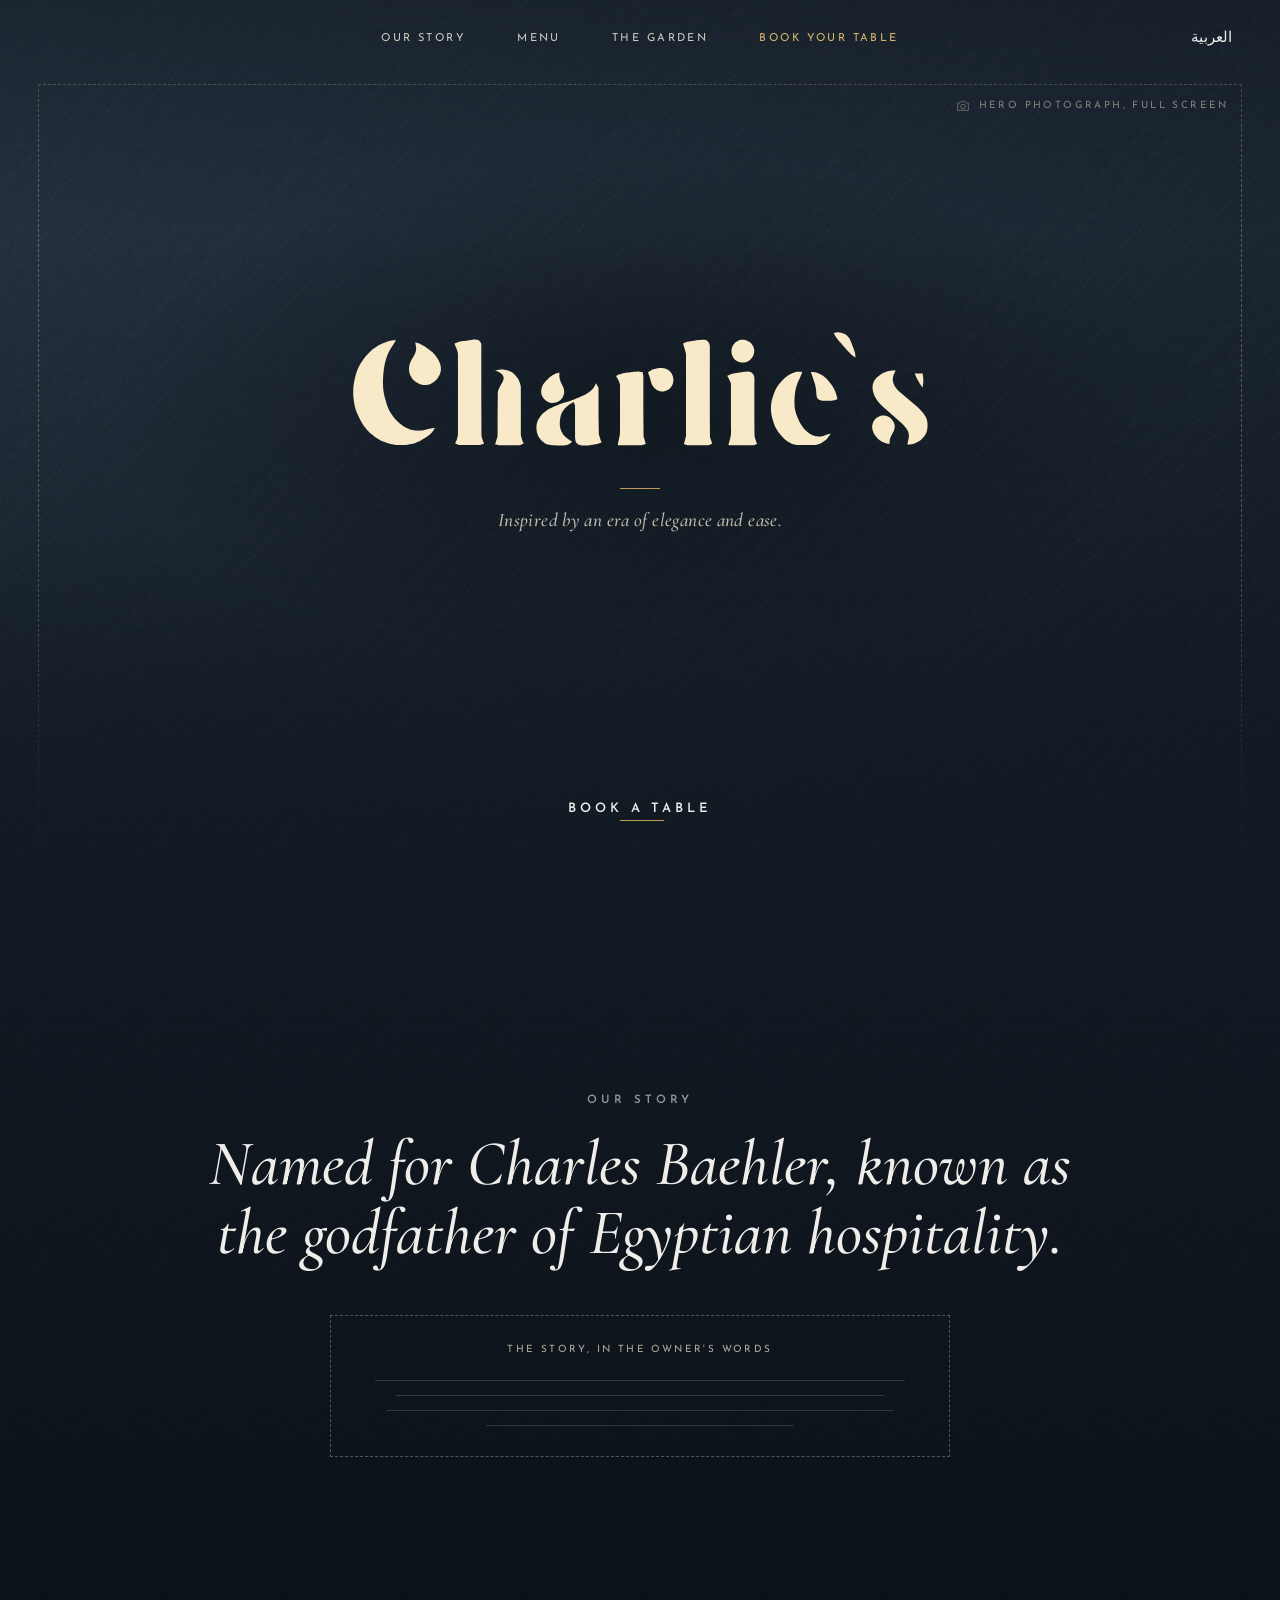
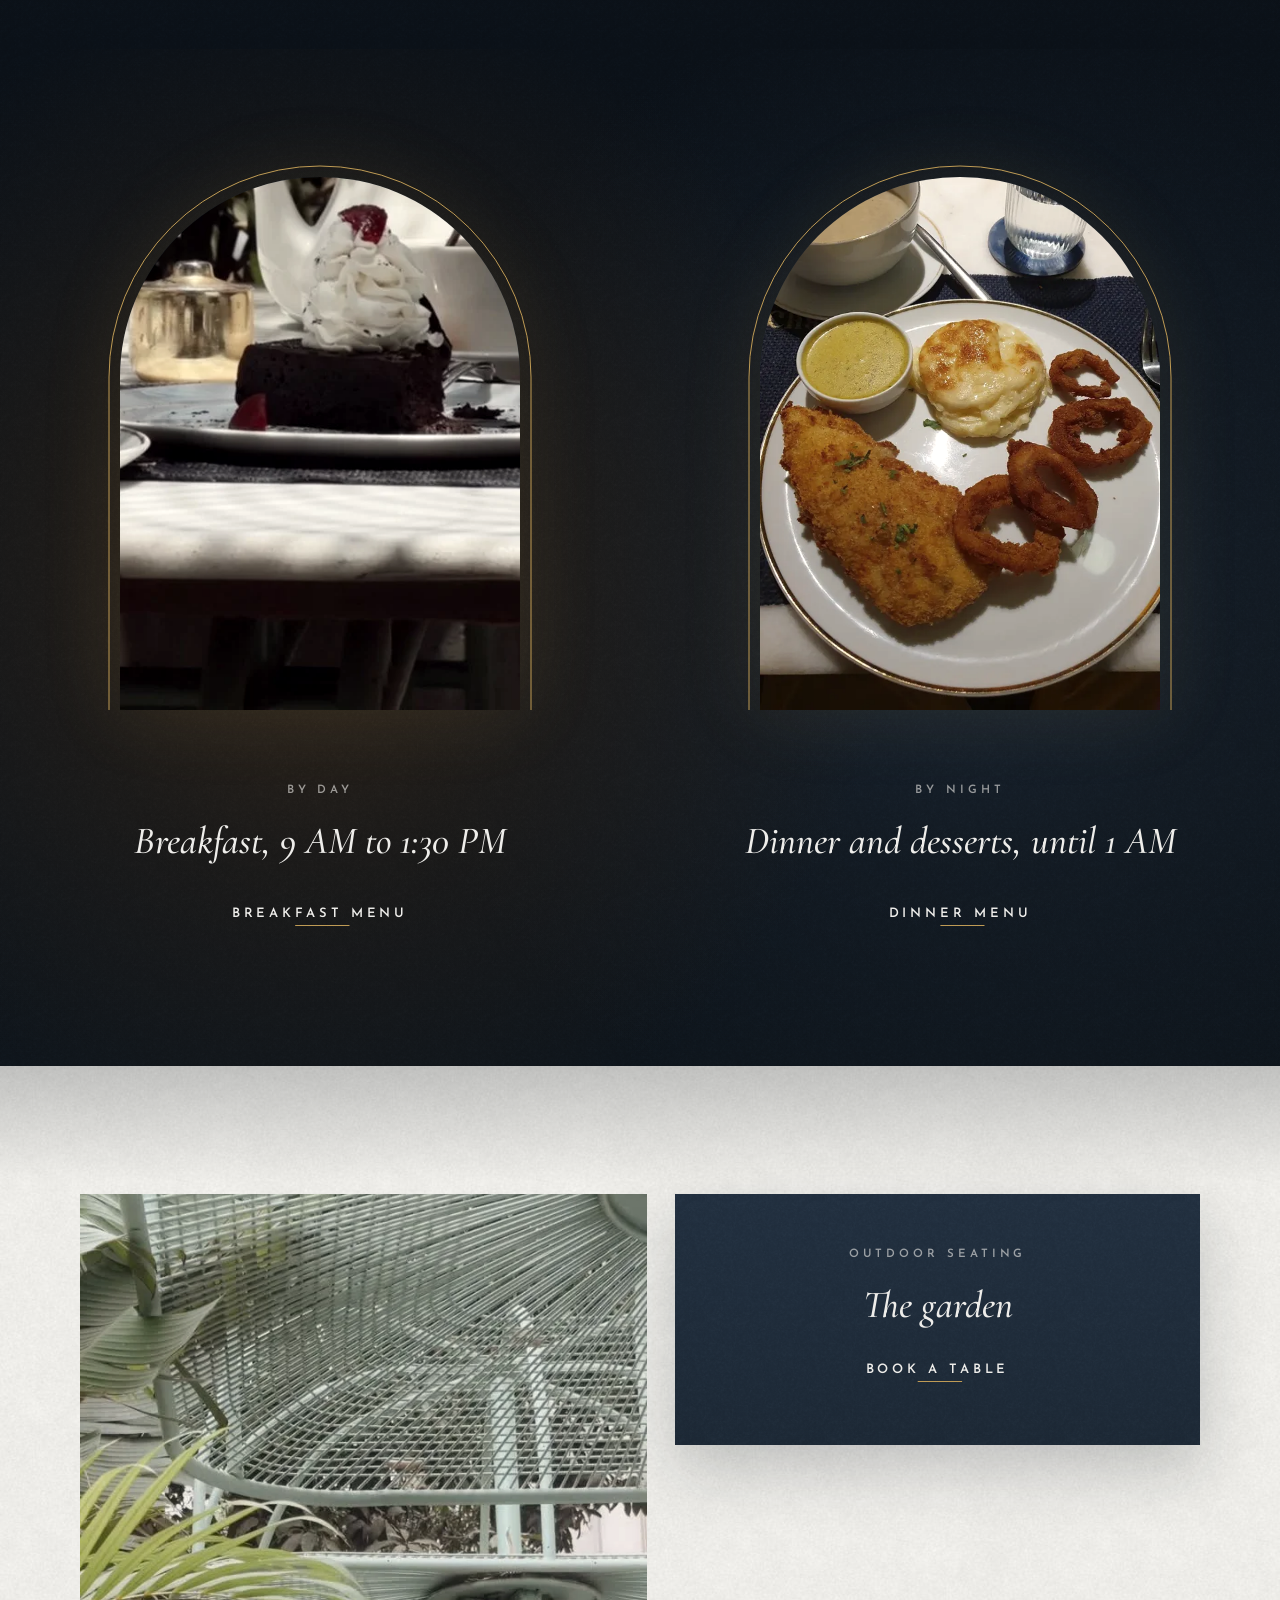
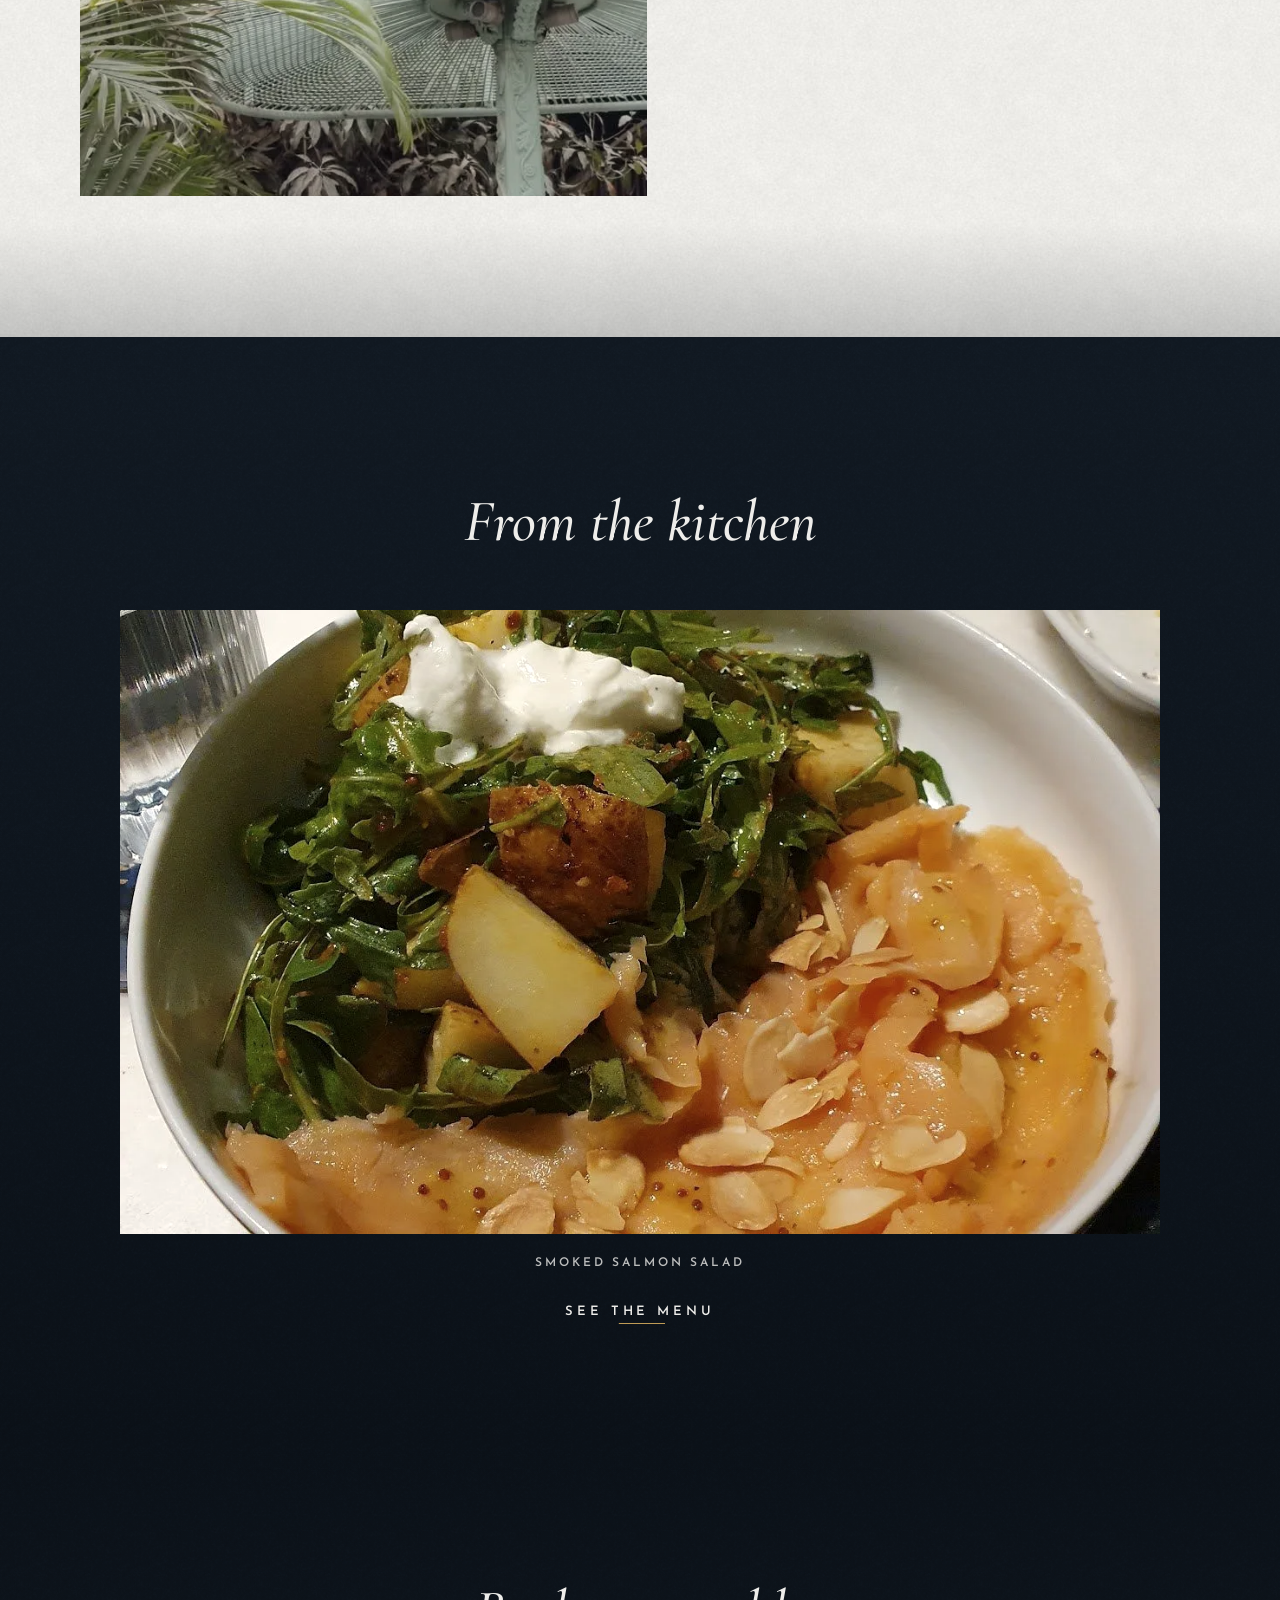
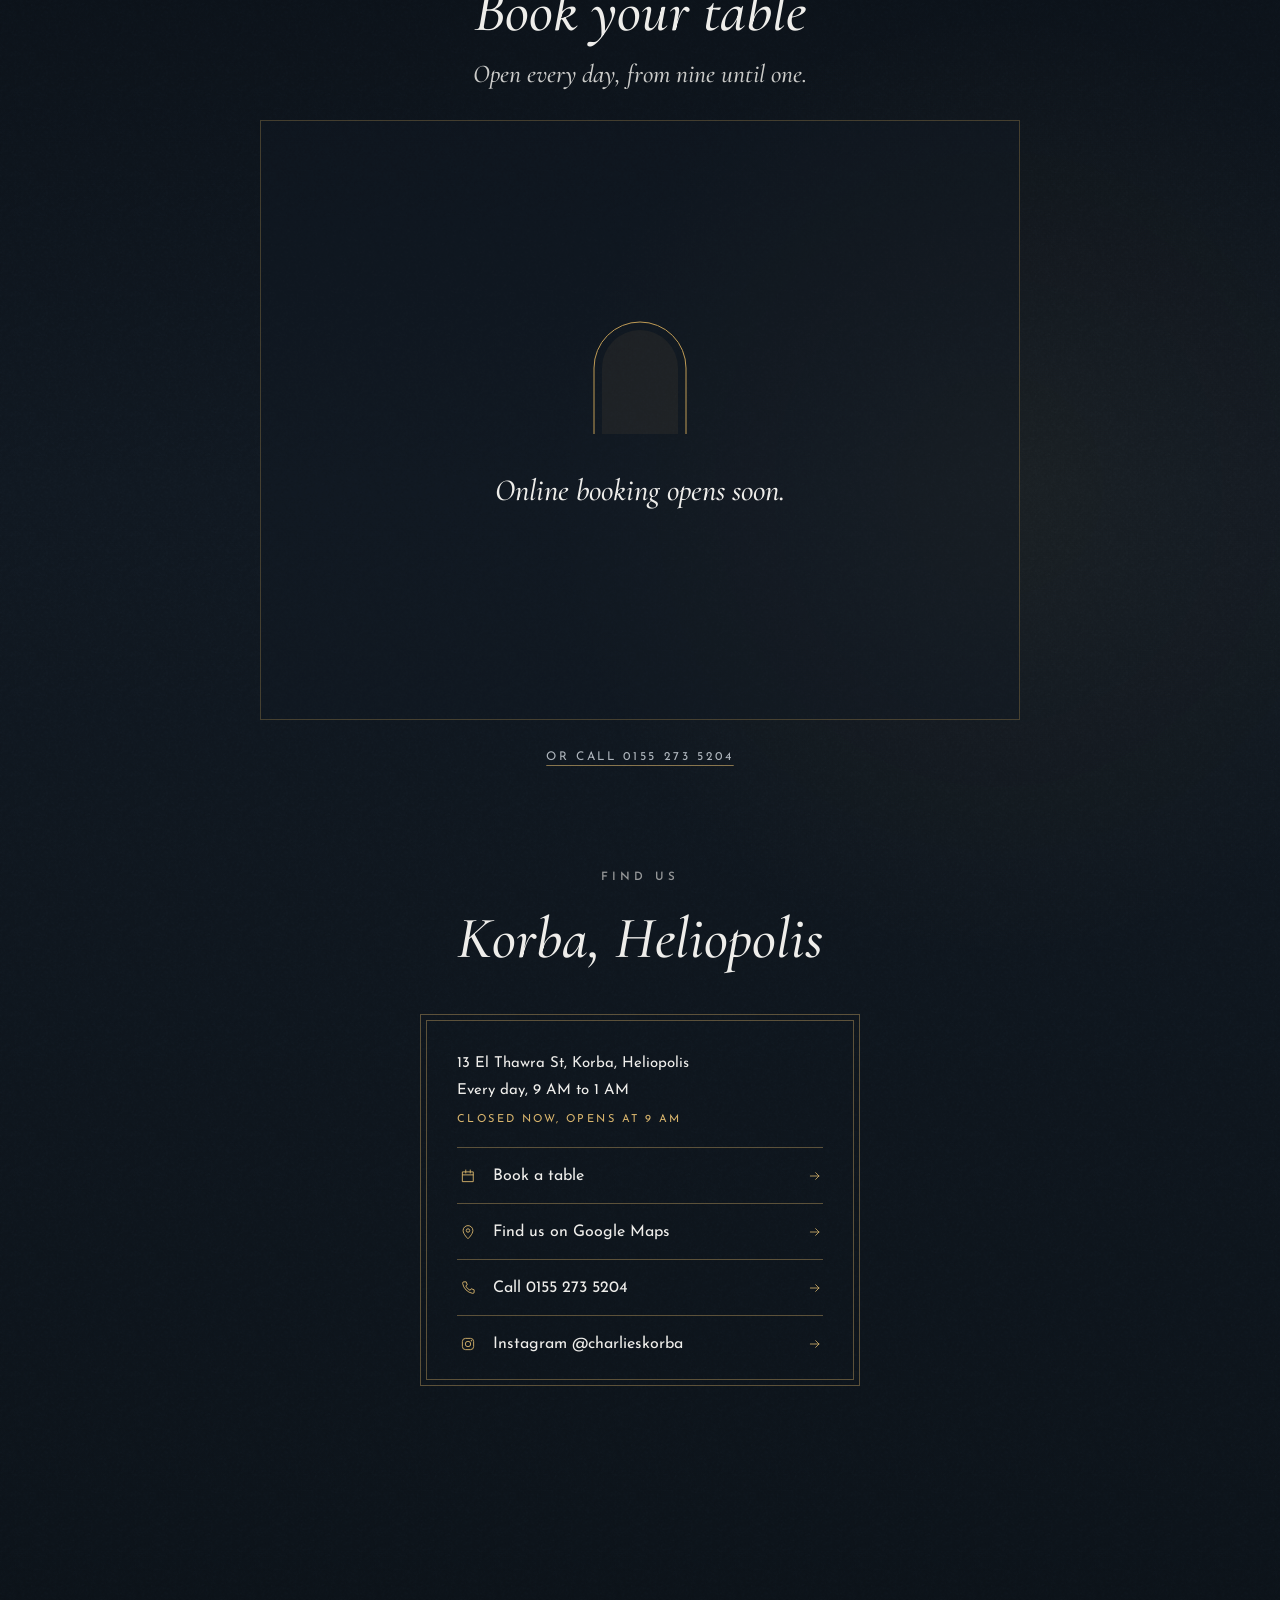
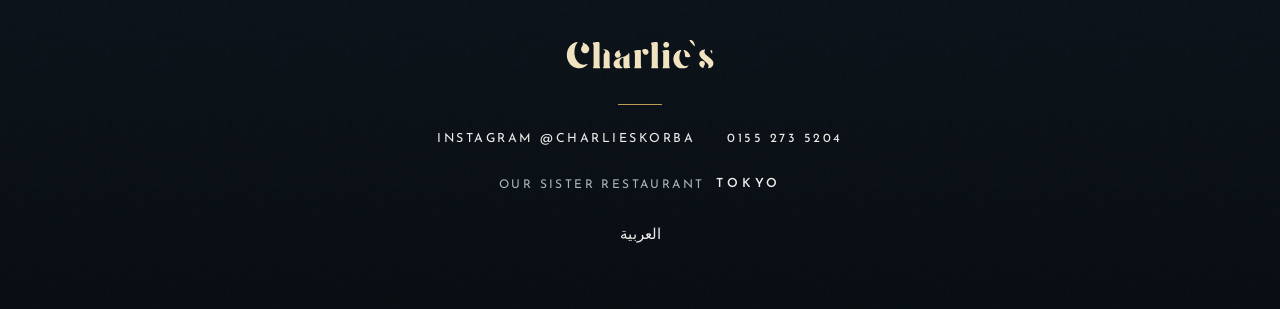
<file: index.html>
<!doctype html>
<html lang="en"><head><meta charset="utf-8"><meta name="viewport" content="width=device-width,initial-scale=1,minimum-scale=1">
<title>Charlie&#x27;s | All-day dining in Korba, Heliopolis</title>
<meta name="description" content="Charlie&#x27;s, an all-day restaurant on El Thawra Street in Korba, Heliopolis. Breakfast from 9 AM, dinner and desserts until 1 AM, every day."><meta name="theme-color" content="#111922"><meta name="robots" content="noindex">
<meta property="og:title" content="Charlie&#x27;s | All-day dining in Korba, Heliopolis"><meta property="og:description" content="Charlie&#x27;s, an all-day restaurant on El Thawra Street in Korba, Heliopolis. Breakfast from 9 AM, dinner and desserts until 1 AM, every day."><meta property="og:image" content="https://ahmedfakhr1.github.io/charlies-preview/img/og-card.jpg"><meta property="og:type" content="website">
<link rel="icon" type="image/png" href="img/icon.png"><link rel="apple-touch-icon" href="img/apple-touch-icon.png">
<link rel="preload" href="fonts/cormorant-garamond-5d13e7.woff2" as="font" type="font/woff2" crossorigin>
<link rel="preload" href="fonts/josefin-sans-3603c1.woff2" as="font" type="font/woff2" crossorigin>
<style>html.fl body{opacity:0}body{transition:opacity .25s cubic-bezier(.23,1,.32,1)}</style><script>(function(d){var h=d.documentElement;h.classList.add("fl","js");var f=function(){h.classList.remove("fl")};setTimeout(f,1200);setTimeout(function(){if(!h.classList.contains("ready"))h.classList.remove("js")},3500);if(d.fonts&&d.fonts.load){Promise.all([d.fonts.load('300 16px "Josefin Sans"'),d.fonts.load('400 16px "Josefin Sans"'),d.fonts.load('600 16px "Josefin Sans"'),d.fonts.load('italic 500 16px "Cormorant Garamond"')]).then(f,f)}else f()})(document)</script>
<link rel="stylesheet" href="fonts.css?v=19"><link rel="stylesheet" href="css/site.css?v=19"></head><body data-open="540" data-close="60" data-open-text="Open now, until 1 AM" data-closed-text="Closed now, opens at 9 AM">
<a class="skip" href="#main">Skip to content</a>
<header class="hdr hdr--over" id="top"><div class="hdr-in">
 <a class="brand" href="index.html" aria-label="Charlie&#x27;s, home"><img src="img/logo-cream.svg?v=19" alt="Charlie&#x27;s" width="185" height="40"></a>
 <nav class="nav" aria-label="Main"><a href="index.html#story">Our story</a><a href="menu.html">Menu</a><a href="index.html#garden">The garden</a><a class="nav-book" href="#reservation">Book your table</a></nav>
 <div class="hdr-r"><button class="lang js-ar" type="button" aria-label="Arabic version"><span lang="ar">العربية</span></button><a class="hbook" href="#reservation">Book</a>
 <button class="burger" type="button" aria-expanded="false" aria-controls="mnav" aria-label="Open menu"><i></i><i></i><i></i></button></div>
</div></header>
<nav class="mnav" id="mnav" aria-label="Menu"><a href="index.html" aria-current="page">Home</a><a href="index.html#story">Our story</a><a href="menu.html">Menu</a><a href="index.html#garden">The garden</a><a href="reserve.html">Contact</a><a class="nav-book" href="#reservation">Book your table</a><a class="sm first" href="tel:+201552735204">0155 273 5204</a><a class="sm" href="https://www.instagram.com/charlieskorba/" target="_blank" rel="noopener">Instagram</a><button class="lang js-ar" type="button" aria-label="Arabic version"><span lang="ar">العربية</span></button></nav>
<main id="main">
<section class="hero" aria-label="Charlie&#x27;s">
 <!-- Hero photograph: replace this div with
      <div class="hero-bg"><img src="img/hero.webp" alt="" width="2400" height="1600" fetchpriority="high" decoding="async"></div> -->
 <div class="hero-bg hero-ph" aria-hidden="true"><span class="hero-ph__tag"><svg viewBox="0 0 24 24" width="16" height="16"><path d="M4 7.5h3.2L9 5h6l1.8 2.5H20v11H4z M12 16.2a3.4 3.4 0 1 0 0-6.8 3.4 3.4 0 0 0 0 6.8z" fill="none" stroke="currentColor" stroke-width="1.1" stroke-linejoin="round"/></svg>Hero photograph, full screen</span></div>
 <div class="hero-shade" aria-hidden="true"></div>
 <div class="hero-in">
  <h1 class="h-logo"><img src="img/logo-cream.svg?v=19" alt="Charlie&#x27;s" width="508" height="110"><span class="sr"> All-day dining in Korba, Heliopolis</span></h1>
  <span class="h-rule" aria-hidden="true"></span>
  <p class="h-line">Inspired by an era of elegance and ease.</p>
  <a class="tlink" href="#reservation">Book a table</a>
 </div>
</section>

<section class="name" id="story" aria-labelledby="name-h"><div class="wrap name-g">
 <div class="name-l"><p class="kick rv rv-l">Our story</p><h2 class="big rv rv-l" id="name-h" style="--d:.1s">Named for Charles Baehler, known as the godfather of Egyptian hospitality.</h2>
  <!-- Story slot: replace this div with the owner's story as one or two short <p class="story-p"> paragraphs -->
  <div class="story-slot rv" style="--d:.2s" aria-hidden="true"><span class="story-slot__tag">The story, in the owner&#x27;s words</span><i></i><i></i><i></i><i></i></div></div>
</div></section>

<section class="dn" id="daynight" aria-label="By day and by night">
 <article class="dn-d">
  <div class="arch arch--s" data-ln="11,22"><figure><img src="img/day-arch-l.webp" alt="A chocolate cake with cream and a strawberry beside a teapot on a garden table" width="480" height="580" loading="lazy" decoding="async"></figure></div>
  <p class="kick rv">By day</p>
  <h2 class="mid rv" style="--d:.08s">Breakfast, 9 AM to 1:30 PM</h2>
  <a class="tlink rv" style="--d:.24s" href="menu.html#breakfast">Breakfast menu</a>
 </article>
 <article class="dn-n">
  <div class="arch arch--s" data-ln="11,22"><figure><img src="img/night-arch.webp" alt="A golden breaded cutlet with onion rings and potato gratin on a gold-rimmed plate" width="600" height="800" loading="lazy" decoding="async"></figure></div>
  <p class="kick rv">By night</p>
  <h2 class="mid rv" style="--d:.08s">Dinner and desserts, until 1 AM</h2>
  <a class="tlink rv" style="--d:.24s" href="menu.html#allday">Dinner menu</a>
 </article>
</section>

<section class="garden" id="garden" aria-labelledby="garden-h">
 <div class="gstage">
  <figure class="g-a"><img src="img/garden.webp" alt="The mint-green iron gazebo among palm leaves in the garden" width="640" height="820" loading="lazy" decoding="async"></figure>
  <div class="g-card rv rv-z">
   <p class="kick">Outdoor seating</p>
   <h2 class="mid" id="garden-h">The garden</h2>
   <a class="tlink" href="#reservation">Book a table</a>
  </div>
  <figure class="g-b"><img src="img/sign-small.webp" alt="The navy Charlie&#x27;s sign curving beside a palm trunk against the building" width="800" height="450" loading="lazy" decoding="async"></figure>
 </div>
</section>

<section class="kit" id="kitchen" aria-labelledby="kit-h"><div class="wrap">
 <div class="kit-head"><h2 class="big rv rv-l" id="kit-h">From the kitchen</h2></div>
 <figure class="kit-one fd"><img src="img/dish-feature.webp" alt="A white bowl of rocca, roasted potato and smoked salmon with sliced almonds" width="1200" height="720" loading="lazy" decoding="async"><figcaption>Smoked Salmon Salad</figcaption></figure>
 <p class="kit-more"><a class="tlink" href="menu.html">See the menu</a></p>
</div></section>

<section class="book dark" id="reservation" data-reservation aria-label="Find us and book your table"><div class="wrap book-g">
 <div class="find">
  <p class="kick rv rv-l">Find us</p>
  <h2 class="big rv rv-l" style="--d:.08s">Korba, Heliopolis</h2>
  <div class="cc rv"><div class="cc__in"><p class="cc__meta">13 El Thawra St, Korba, Heliopolis</p><p class="cc__meta">Every day, 9 AM to 1 AM</p><span class="js-status">Open every day, 9 AM to 1 AM</span><div class="cc__rows"><a class="cc__row" href="#resv-h"><span class="cc__ic"><svg viewBox="0 0 24 24" width="18" height="18" aria-hidden="true"><path d="M5 6.5h14v13H5zM5 10.5h14M9 4v4M15 4v4" fill="none" stroke="currentColor" stroke-width="1.2" stroke-linejoin="round" stroke-linecap="round"/></svg></span><span class="cc__t">Book a table</span><svg class="cc__arr" viewBox="0 0 24 24" width="16" height="16" aria-hidden="true"><path d="M5 12h13M13 7l5 5-5 5" fill="none" stroke="currentColor" stroke-width="1.2" stroke-linecap="round" stroke-linejoin="round"/></svg></a><a class="cc__row" href="https://www.google.com/maps/search/?api=1&query=Charlie%27s+Korba+13+El+Thawra+St+Heliopolis+Cairo" target="_blank" rel="noopener"><span class="cc__ic"><svg viewBox="0 0 24 24" width="18" height="18" aria-hidden="true"><path d="M12 21s-6.5-6.1-6.5-11a6.5 6.5 0 0 1 13 0c0 4.9-6.5 11-6.5 11z" fill="none" stroke="currentColor" stroke-width="1.2" stroke-linejoin="round"/><circle cx="12" cy="10" r="2.3" fill="none" stroke="currentColor" stroke-width="1.2"/></svg></span><span class="cc__t">Find us on Google Maps</span><svg class="cc__arr" viewBox="0 0 24 24" width="16" height="16" aria-hidden="true"><path d="M5 12h13M13 7l5 5-5 5" fill="none" stroke="currentColor" stroke-width="1.2" stroke-linecap="round" stroke-linejoin="round"/></svg></a><a class="cc__row" href="tel:+201552735204"><span class="cc__ic"><svg viewBox="0 0 24 24" width="18" height="18" aria-hidden="true"><path d="M6.6 3.8h3l1.4 4-2 1.4a11 11 0 0 0 5.8 5.8l1.4-2 4 1.4v3a1.8 1.8 0 0 1-1.9 1.8A16.4 16.4 0 0 1 4.8 5.7a1.8 1.8 0 0 1 1.8-1.9z" fill="none" stroke="currentColor" stroke-width="1.2" stroke-linejoin="round"/></svg></span><span class="cc__t">Call 0155 273 5204</span><svg class="cc__arr" viewBox="0 0 24 24" width="16" height="16" aria-hidden="true"><path d="M5 12h13M13 7l5 5-5 5" fill="none" stroke="currentColor" stroke-width="1.2" stroke-linecap="round" stroke-linejoin="round"/></svg></a><a class="cc__row" href="https://www.instagram.com/charlieskorba/" target="_blank" rel="noopener"><span class="cc__ic"><svg viewBox="0 0 24 24" width="18" height="18" aria-hidden="true"><rect x="4.5" y="4.5" width="15" height="15" rx="4.2" fill="none" stroke="currentColor" stroke-width="1.2"/><circle cx="12" cy="12" r="3.6" fill="none" stroke="currentColor" stroke-width="1.2"/><circle cx="16.4" cy="7.6" r=".9" fill="currentColor"/></svg></span><span class="cc__t">Instagram @charlieskorba</span><svg class="cc__arr" viewBox="0 0 24 24" width="16" height="16" aria-hidden="true"><path d="M5 12h13M13 7l5 5-5 5" fill="none" stroke="currentColor" stroke-width="1.2" stroke-linecap="round" stroke-linejoin="round"/></svg></a></div></div></div>
 </div>
 <div class="slot">
  <h2 class="big rv rv-r" id="resv-h">Book your table</h2>
  <p class="acc rv rv-r" style="--d:.08s">Open every day, from nine until one.</p>
  <div class="resv-frame rv rv-r" style="--d:.16s">
   <div class="resv-embed" data-embed></div>
   <div class="resv-soon">
    <span class="soon-arch" data-ln="8,16" aria-hidden="true"></span>
    <p class="soon-line">Online booking opens soon.</p>
   </div>
  </div>
  <p class="resv-alt"><a href="tel:+201552735204">Or call 0155 273 5204</a></p>
 </div>
</div></section>
</main>
<footer class="ftr"><div class="ftr-in">
 <a class="ftr-logo" href="index.html" aria-label="Charlie&#x27;s, home"><img src="img/logo-cream.svg?v=19" alt="Charlie&#x27;s" width="508" height="110" loading="lazy" decoding="async"></a>
 <span class="rule" aria-hidden="true"></span>
 <p class="ftr-links"><a class="ft" href="https://www.instagram.com/charlieskorba/" target="_blank" rel="noopener">Instagram @charlieskorba</a><a class="ft" href="tel:+201552735204">0155 273 5204</a></p>
 <p class="ftr-sis">Our sister restaurant <a class="ft sis" href="https://ahmedfakhr1.github.io/tokyo-preview/" target="_blank" rel="noopener">Tokyo</a></p>
 <button class="lang js-ar" type="button" aria-label="Arabic version"><span lang="ar">العربية</span></button>
</div></footer>
<div class="toast" role="status" aria-live="polite">Arabic version coming soon.</div>
<script src="js/app.js?v=19" defer></script>
</body></html>
</file>
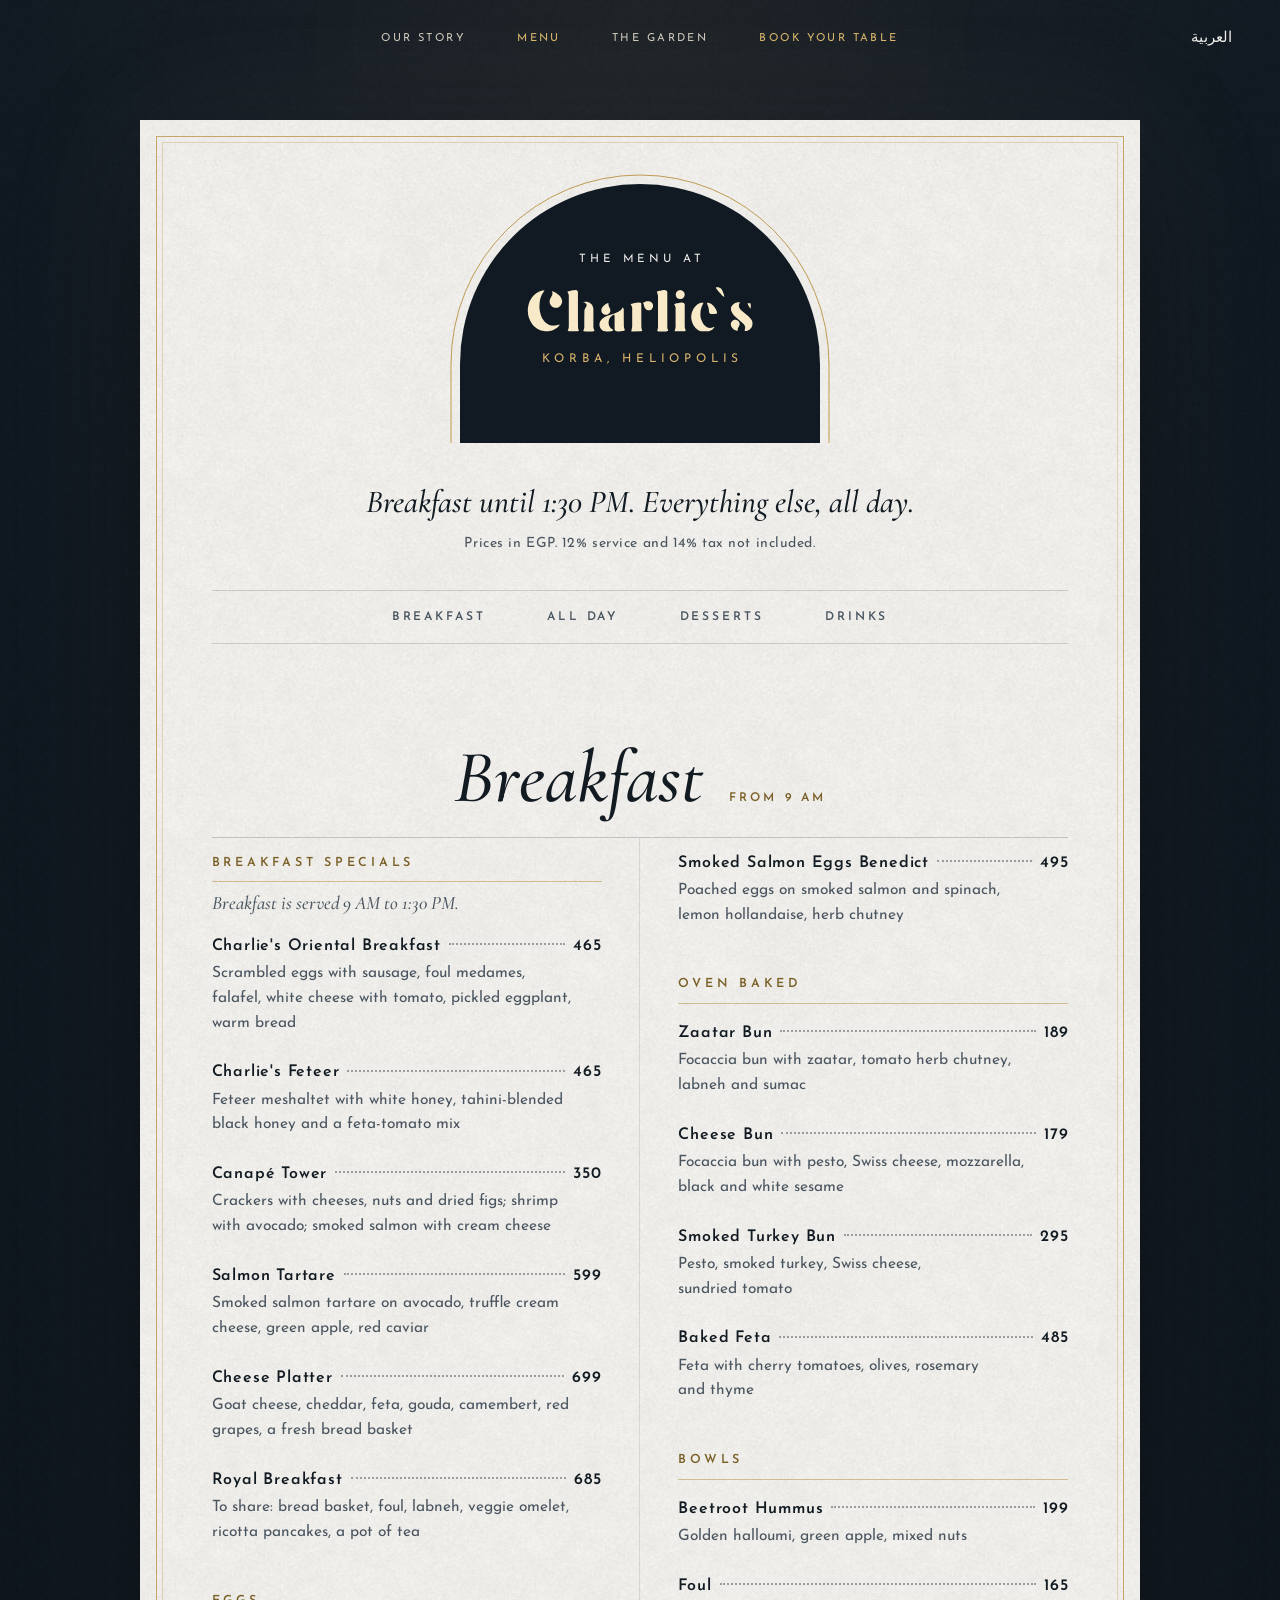
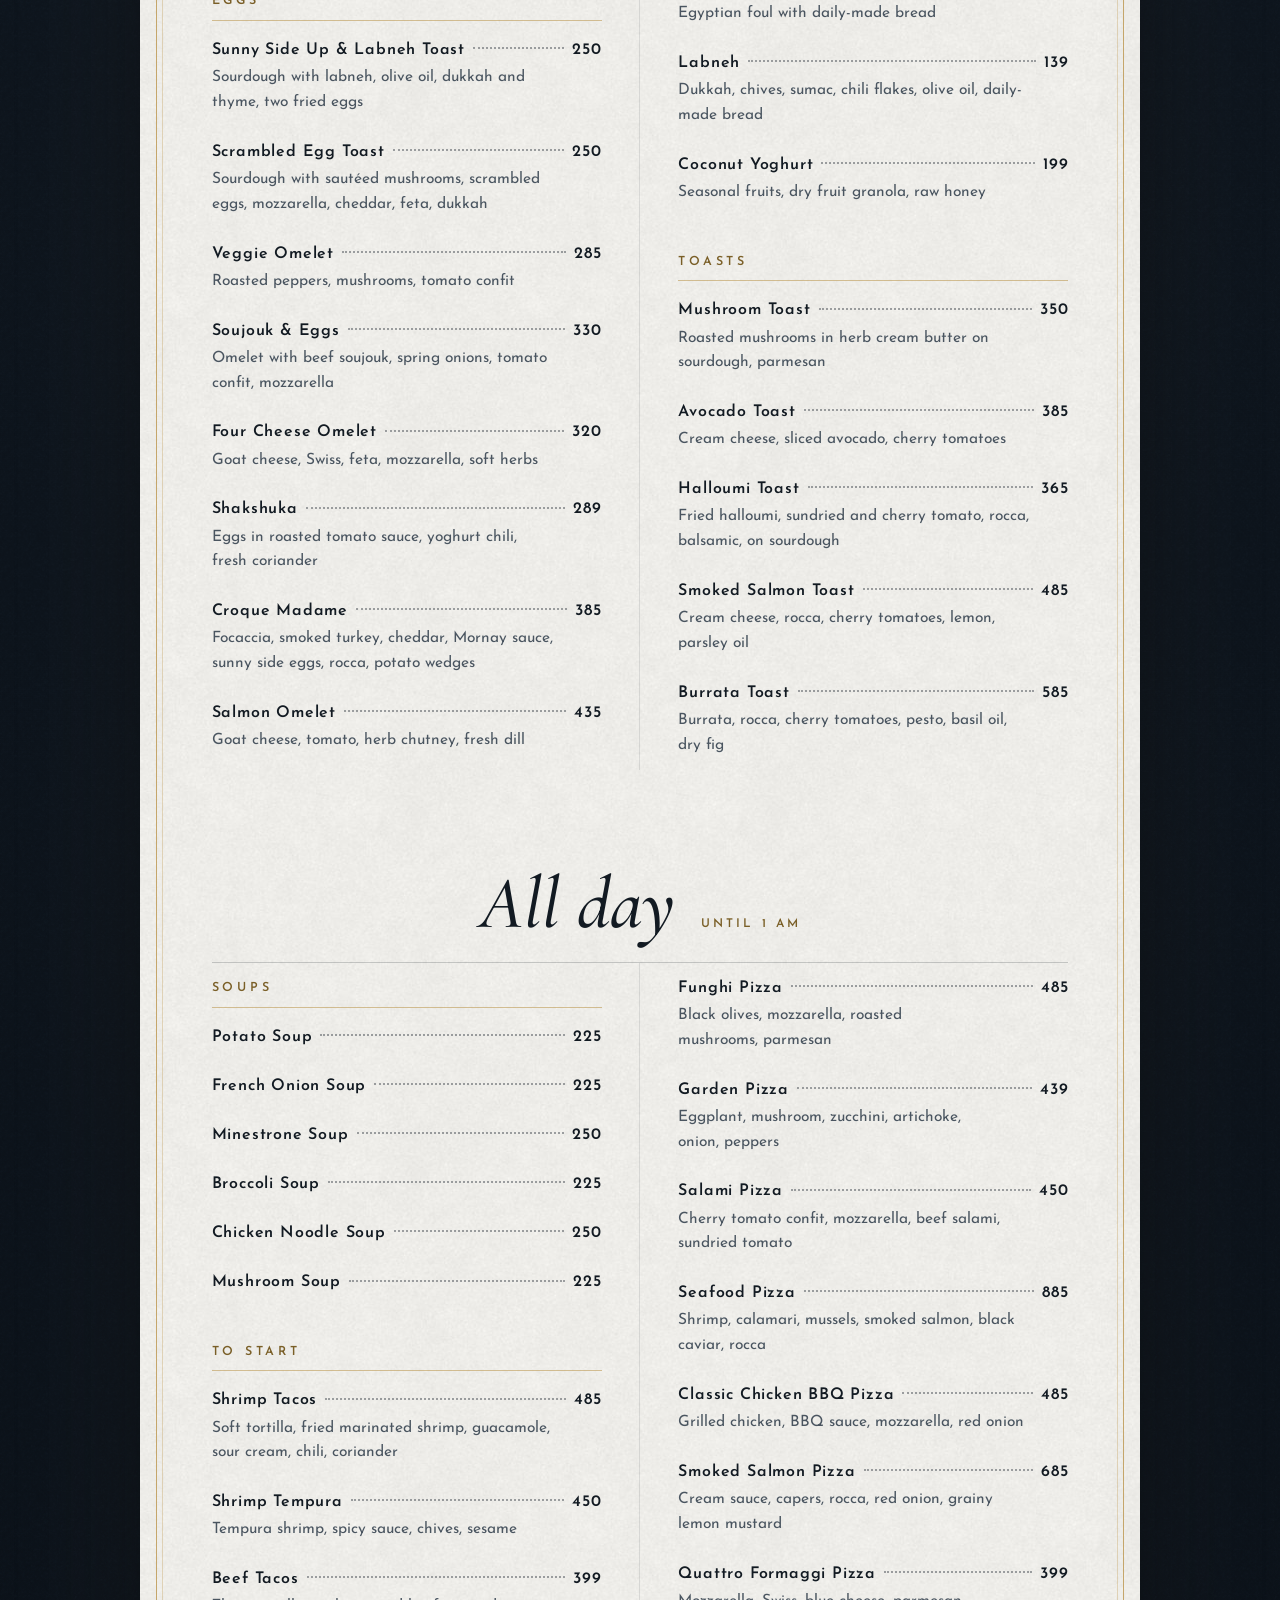
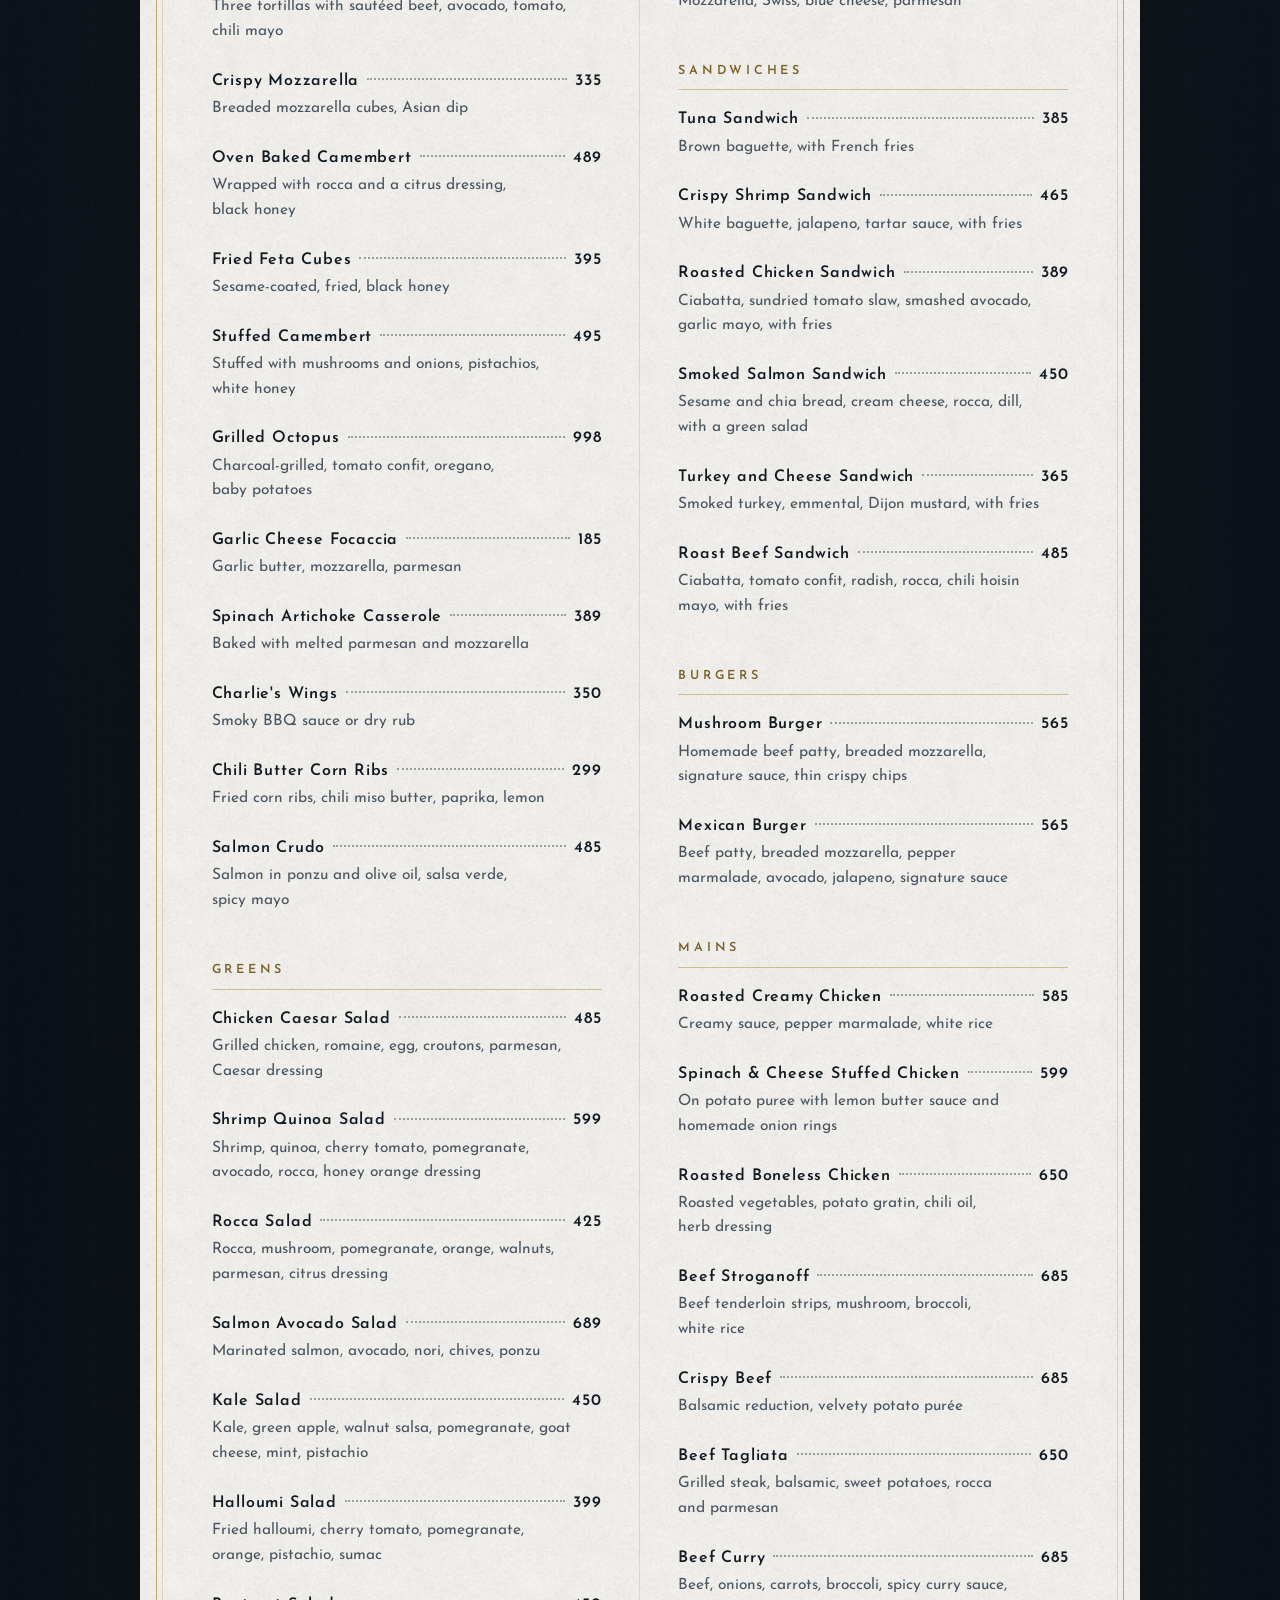
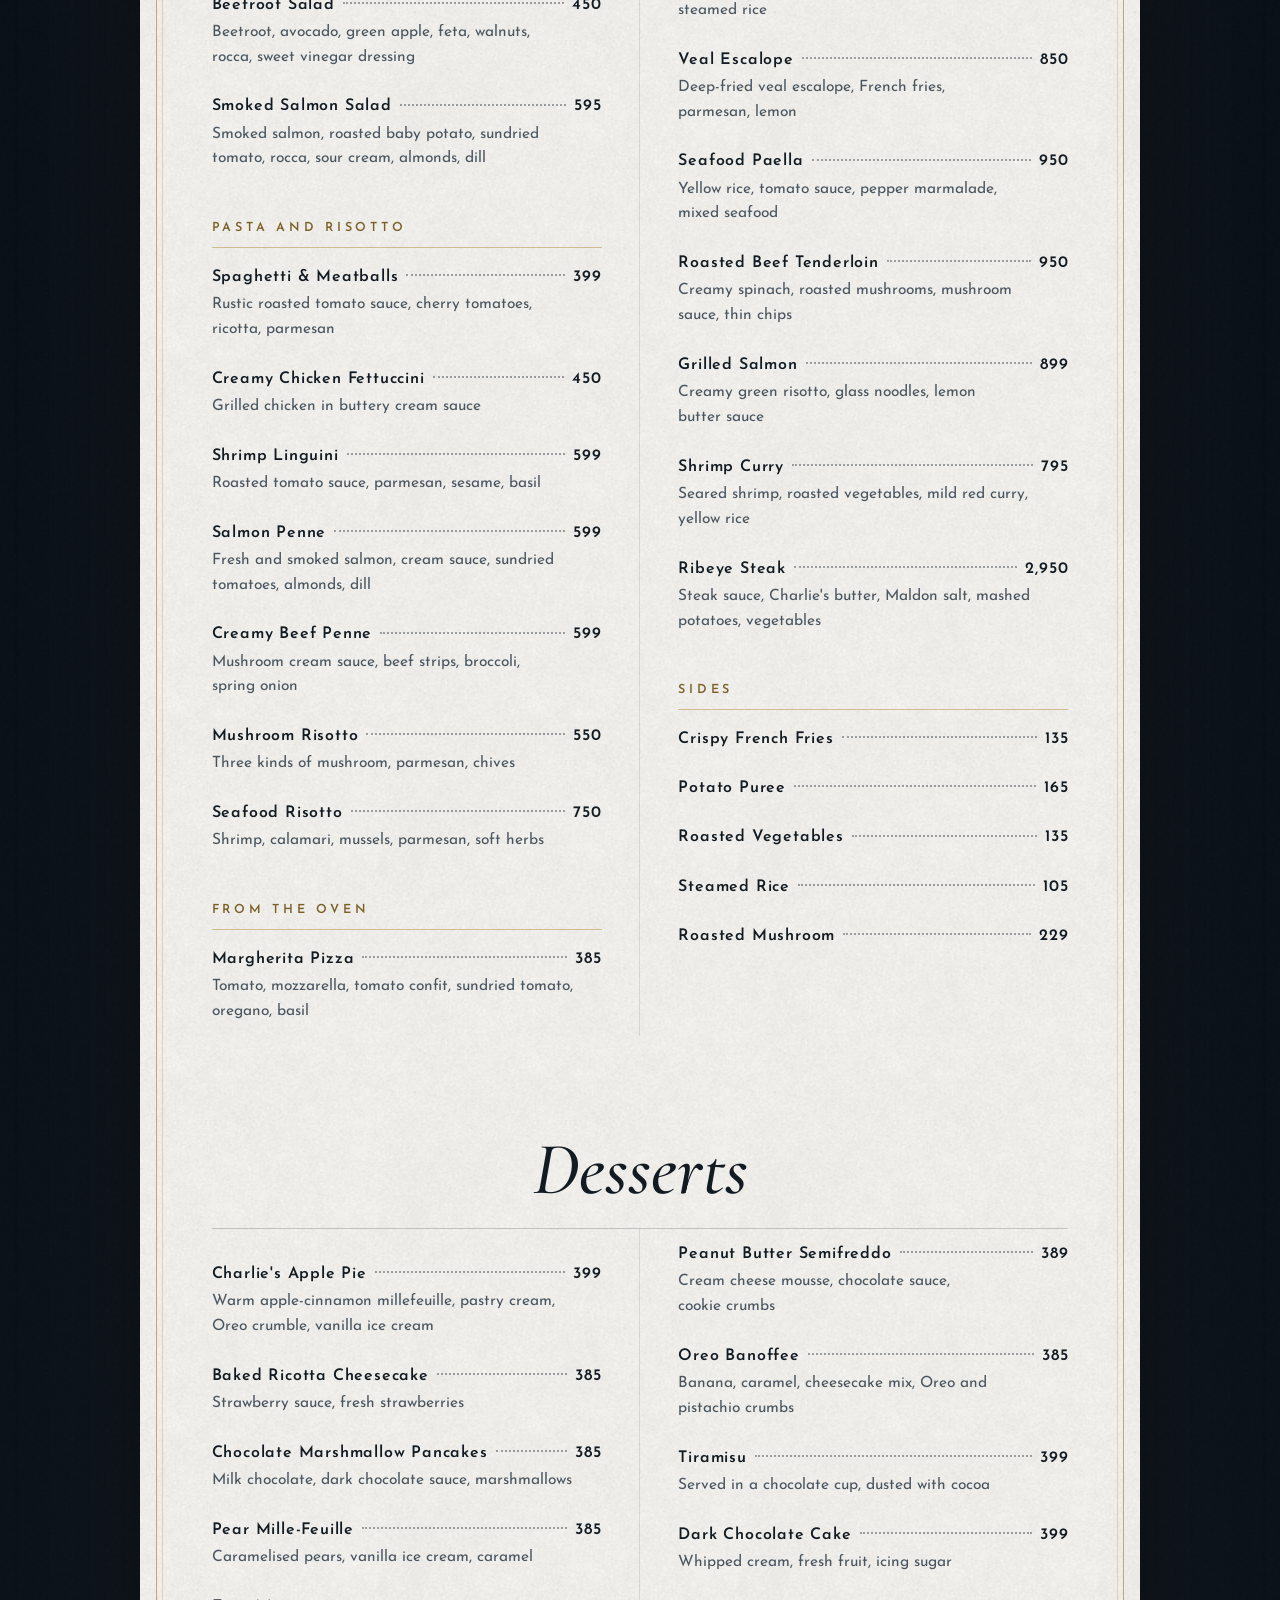
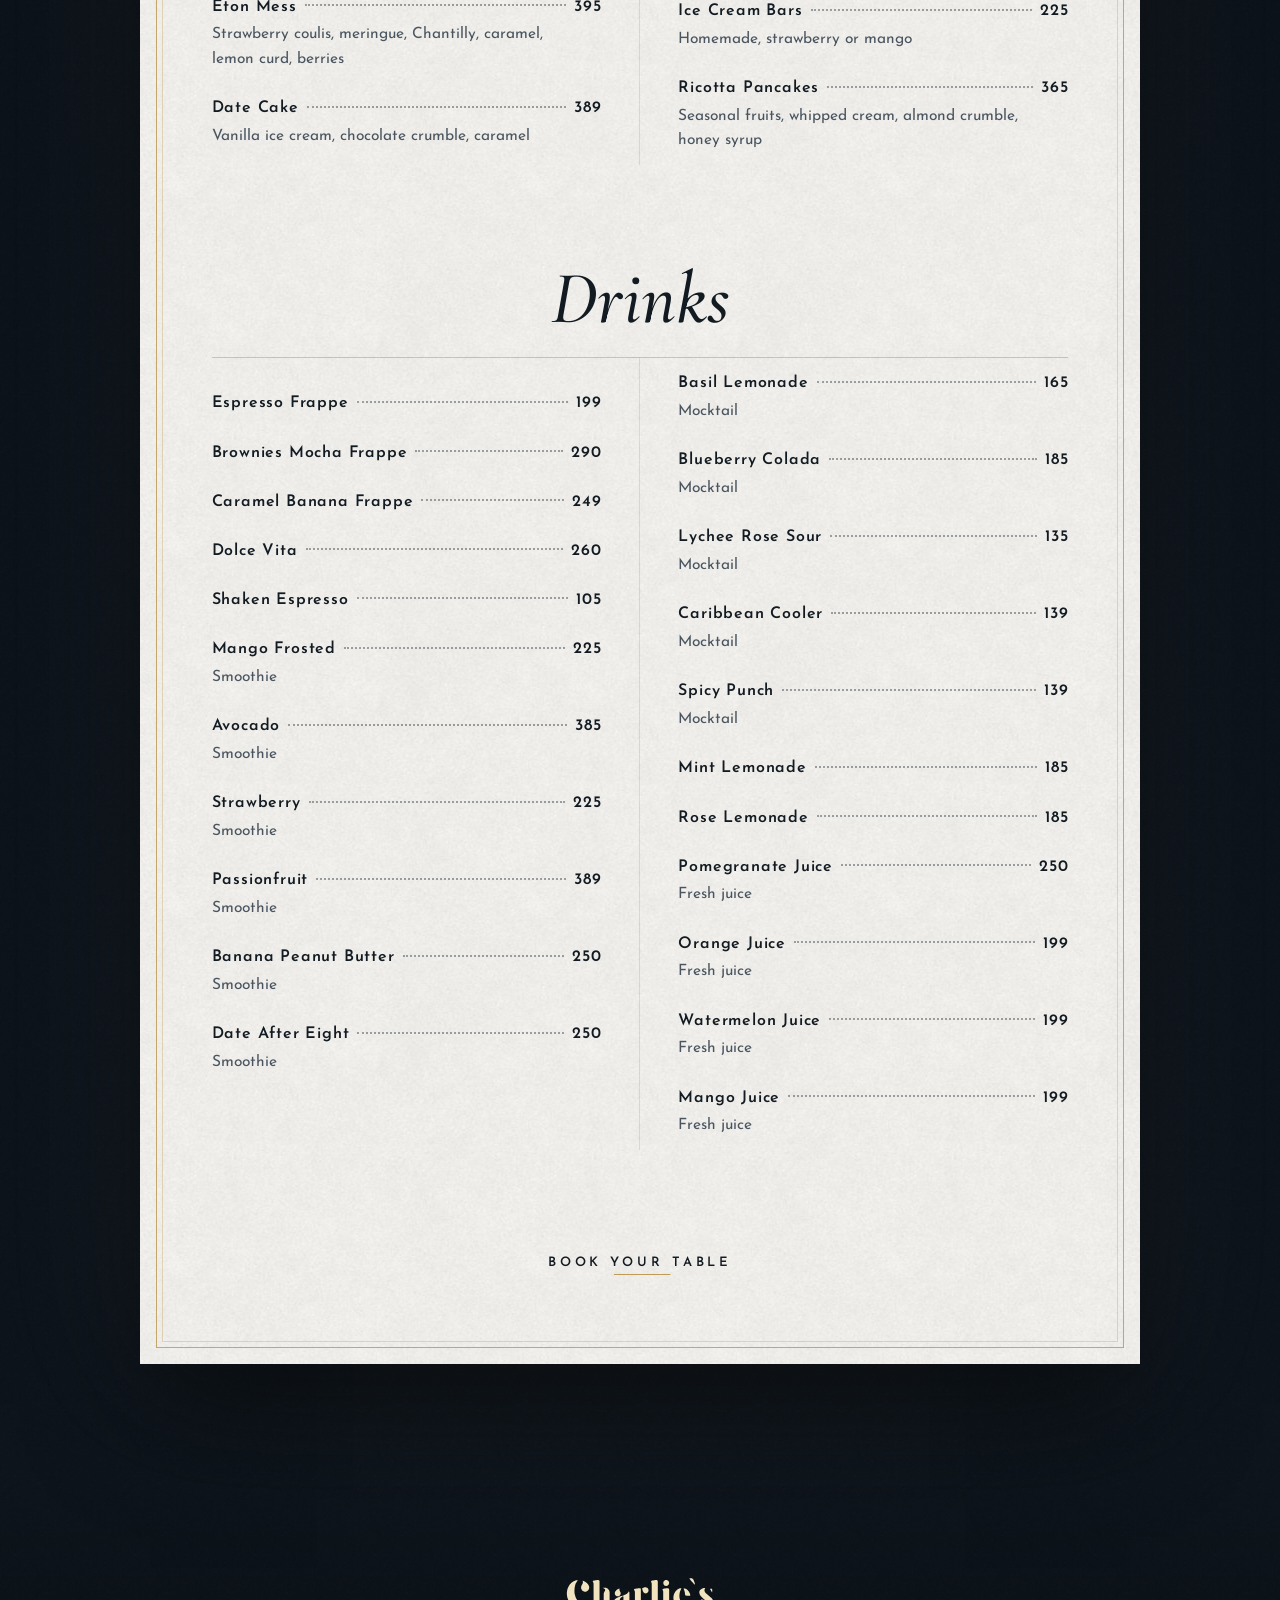
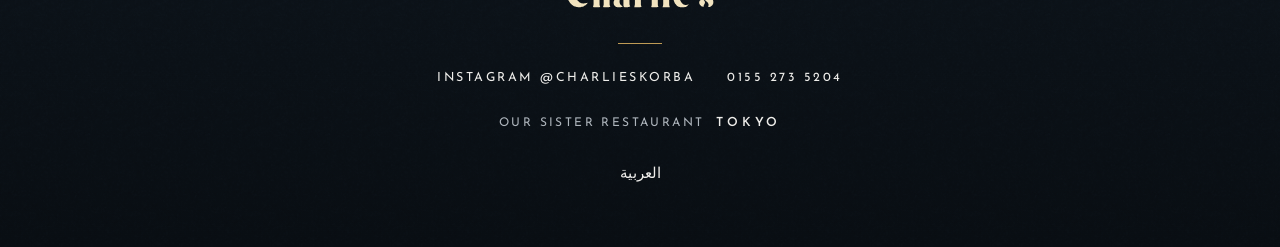
<file: menu.html>
<!doctype html>
<html lang="en"><head><meta charset="utf-8"><meta name="viewport" content="width=device-width,initial-scale=1,minimum-scale=1">
<title>Menu | Charlie&#x27;s, Korba, Heliopolis</title>
<meta name="description" content="The Charlie&#x27;s menu: breakfast, soups, salads, pasta, pizza, sandwiches, mains, desserts and cold drinks, with prices in EGP."><meta name="theme-color" content="#111922"><meta name="robots" content="noindex">
<meta property="og:title" content="Menu | Charlie&#x27;s, Korba, Heliopolis"><meta property="og:description" content="The Charlie&#x27;s menu: breakfast, soups, salads, pasta, pizza, sandwiches, mains, desserts and cold drinks, with prices in EGP."><meta property="og:image" content="https://ahmedfakhr1.github.io/charlies-preview/img/og-card.jpg"><meta property="og:type" content="website">
<link rel="icon" type="image/png" href="img/icon.png"><link rel="apple-touch-icon" href="img/apple-touch-icon.png">
<link rel="preload" href="fonts/cormorant-garamond-5d13e7.woff2" as="font" type="font/woff2" crossorigin>
<link rel="preload" href="fonts/josefin-sans-3603c1.woff2" as="font" type="font/woff2" crossorigin>
<style>html.fl body{opacity:0}body{transition:opacity .25s cubic-bezier(.23,1,.32,1)}</style><script>(function(d){var h=d.documentElement;h.classList.add("fl","js");var f=function(){h.classList.remove("fl")};setTimeout(f,1200);setTimeout(function(){if(!h.classList.contains("ready"))h.classList.remove("js")},3500);if(d.fonts&&d.fonts.load){Promise.all([d.fonts.load('300 16px "Josefin Sans"'),d.fonts.load('400 16px "Josefin Sans"'),d.fonts.load('600 16px "Josefin Sans"'),d.fonts.load('italic 500 16px "Cormorant Garamond"')]).then(f,f)}else f()})(document)</script>
<link rel="stylesheet" href="fonts.css?v=19"><link rel="stylesheet" href="css/site.css?v=19"></head><body data-open="540" data-close="60" data-open-text="Open now, until 1 AM" data-closed-text="Closed now, opens at 9 AM">
<a class="skip" href="#main">Skip to content</a>
<header class="hdr hdr--over" id="top"><div class="hdr-in">
 <a class="brand" href="index.html" aria-label="Charlie&#x27;s, home"><img src="img/logo-cream.svg?v=19" alt="Charlie&#x27;s" width="185" height="40"></a>
 <nav class="nav" aria-label="Main"><a href="index.html#story">Our story</a><a href="menu.html" aria-current="page">Menu</a><a href="index.html#garden">The garden</a><a class="nav-book" href="reserve.html#reservation">Book your table</a></nav>
 <div class="hdr-r"><button class="lang js-ar" type="button" aria-label="Arabic version"><span lang="ar">العربية</span></button><a class="hbook" href="reserve.html#reservation">Book</a>
 <button class="burger" type="button" aria-expanded="false" aria-controls="mnav" aria-label="Open menu"><i></i><i></i><i></i></button></div>
</div></header>
<nav class="mnav" id="mnav" aria-label="Menu"><a href="index.html">Home</a><a href="index.html#story">Our story</a><a href="menu.html" aria-current="page">Menu</a><a href="index.html#garden">The garden</a><a href="reserve.html">Contact</a><a class="nav-book" href="reserve.html#reservation">Book your table</a><a class="sm first" href="tel:+201552735204">0155 273 5204</a><a class="sm" href="https://www.instagram.com/charlieskorba/" target="_blank" rel="noopener">Instagram</a><button class="lang js-ar" type="button" aria-label="Arabic version"><span lang="ar">العربية</span></button></nav>
<main id="main" class="mpage">
<div class="sheet">
 <div class="plaque" data-ln="9,18">
  <p class="hello">The menu at</p>
  <h1><img src="img/logo-cream.svg?v=19" alt="Charlie&#x27;s" width="508" height="110" fetchpriority="high"><span class="sr"> menu</span></h1>
  <p class="loc">Korba, Heliopolis</p>
 </div>
 <p class="mask">Breakfast until 1:30 PM. Everything else, all day.</p>
 <p class="mnote">Prices in EGP. 12% service and 14% tax not included.</p>
 <nav class="mjump" aria-label="Sections of the menu"><div class="row"><a href="#breakfast">Breakfast</a><a href="#allday">All day</a><a href="#desserts">Desserts</a><a href="#drinks">Drinks</a><span class="mk" aria-hidden="true"></span></div></nav>
 <section class="mgroup" id="breakfast" aria-labelledby="breakfast-h"><div class="ghead rv"><h2 id="breakfast-h">Breakfast</h2><p>From 9 AM</p></div><div class="cols"><section class="msec" id="s-breakfast"><h3>Breakfast specials</h3><p class="snote">Breakfast is served 9 AM to 1:30 PM.</p><ul class="mlist"><li class="mi"><span class="nm">Charlie&#x27;s Oriental Breakfast</span><span class="ld" aria-hidden="true"></span><span class="pr">465</span><span class="ds">Scrambled eggs with sausage, foul medames, falafel, white cheese with tomato, pickled eggplant, warm bread</span></li><li class="mi"><span class="nm">Charlie&#x27;s Feteer</span><span class="ld" aria-hidden="true"></span><span class="pr">465</span><span class="ds">Feteer meshaltet with white honey, tahini-blended black honey and a feta-tomato mix</span></li><li class="mi"><span class="nm">Canapé Tower</span><span class="ld" aria-hidden="true"></span><span class="pr">350</span><span class="ds">Crackers with cheeses, nuts and dried figs; shrimp with avocado; smoked salmon with cream cheese</span></li><li class="mi"><span class="nm">Salmon Tartare</span><span class="ld" aria-hidden="true"></span><span class="pr">599</span><span class="ds">Smoked salmon tartare on avocado, truffle cream cheese, green apple, red caviar</span></li><li class="mi"><span class="nm">Cheese Platter</span><span class="ld" aria-hidden="true"></span><span class="pr">699</span><span class="ds">Goat cheese, cheddar, feta, gouda, camembert, red grapes, a fresh bread basket</span></li><li class="mi"><span class="nm">Royal Breakfast</span><span class="ld" aria-hidden="true"></span><span class="pr">685</span><span class="ds">To share: bread basket, foul, labneh, veggie omelet, ricotta pancakes, a pot of tea</span></li></ul></section><section class="msec" id="s-eggs"><h3>Eggs</h3><ul class="mlist"><li class="mi"><span class="nm">Sunny Side Up &amp; Labneh Toast</span><span class="ld" aria-hidden="true"></span><span class="pr">250</span><span class="ds">Sourdough with labneh, olive oil, dukkah and thyme, two fried eggs</span></li><li class="mi"><span class="nm">Scrambled Egg Toast</span><span class="ld" aria-hidden="true"></span><span class="pr">250</span><span class="ds">Sourdough with sautéed mushrooms, scrambled eggs, mozzarella, cheddar, feta, dukkah</span></li><li class="mi"><span class="nm">Veggie Omelet</span><span class="ld" aria-hidden="true"></span><span class="pr">285</span><span class="ds">Roasted peppers, mushrooms, tomato confit</span></li><li class="mi"><span class="nm">Soujouk &amp; Eggs</span><span class="ld" aria-hidden="true"></span><span class="pr">330</span><span class="ds">Omelet with beef soujouk, spring onions, tomato confit, mozzarella</span></li><li class="mi"><span class="nm">Four Cheese Omelet</span><span class="ld" aria-hidden="true"></span><span class="pr">320</span><span class="ds">Goat cheese, Swiss, feta, mozzarella, soft herbs</span></li><li class="mi"><span class="nm">Shakshuka</span><span class="ld" aria-hidden="true"></span><span class="pr">289</span><span class="ds">Eggs in roasted tomato sauce, yoghurt chili, fresh coriander</span></li><li class="mi"><span class="nm">Croque Madame</span><span class="ld" aria-hidden="true"></span><span class="pr">385</span><span class="ds">Focaccia, smoked turkey, cheddar, Mornay sauce, sunny side eggs, rocca, potato wedges</span></li><li class="mi"><span class="nm">Salmon Omelet</span><span class="ld" aria-hidden="true"></span><span class="pr">435</span><span class="ds">Goat cheese, tomato, herb chutney, fresh dill</span></li><li class="mi"><span class="nm">Smoked Salmon Eggs Benedict</span><span class="ld" aria-hidden="true"></span><span class="pr">495</span><span class="ds">Poached eggs on smoked salmon and spinach, lemon hollandaise, herb chutney</span></li></ul></section><section class="msec" id="s-oven"><h3>Oven baked</h3><ul class="mlist"><li class="mi"><span class="nm">Zaatar Bun</span><span class="ld" aria-hidden="true"></span><span class="pr">189</span><span class="ds">Focaccia bun with zaatar, tomato herb chutney, labneh and sumac</span></li><li class="mi"><span class="nm">Cheese Bun</span><span class="ld" aria-hidden="true"></span><span class="pr">179</span><span class="ds">Focaccia bun with pesto, Swiss cheese, mozzarella, black and white sesame</span></li><li class="mi"><span class="nm">Smoked Turkey Bun</span><span class="ld" aria-hidden="true"></span><span class="pr">295</span><span class="ds">Pesto, smoked turkey, Swiss cheese, sundried tomato</span></li><li class="mi"><span class="nm">Baked Feta</span><span class="ld" aria-hidden="true"></span><span class="pr">485</span><span class="ds">Feta with cherry tomatoes, olives, rosemary and thyme</span></li></ul></section><section class="msec" id="s-bowls"><h3>Bowls</h3><ul class="mlist"><li class="mi"><span class="nm">Beetroot Hummus</span><span class="ld" aria-hidden="true"></span><span class="pr">199</span><span class="ds">Golden halloumi, green apple, mixed nuts</span></li><li class="mi"><span class="nm">Foul</span><span class="ld" aria-hidden="true"></span><span class="pr">165</span><span class="ds">Egyptian foul with daily-made bread</span></li><li class="mi"><span class="nm">Labneh</span><span class="ld" aria-hidden="true"></span><span class="pr">139</span><span class="ds">Dukkah, chives, sumac, chili flakes, olive oil, daily-made bread</span></li><li class="mi"><span class="nm">Coconut Yoghurt</span><span class="ld" aria-hidden="true"></span><span class="pr">199</span><span class="ds">Seasonal fruits, dry fruit granola, raw honey</span></li></ul></section><section class="msec" id="s-toasts"><h3>Toasts</h3><ul class="mlist"><li class="mi"><span class="nm">Mushroom Toast</span><span class="ld" aria-hidden="true"></span><span class="pr">350</span><span class="ds">Roasted mushrooms in herb cream butter on sourdough, parmesan</span></li><li class="mi"><span class="nm">Avocado Toast</span><span class="ld" aria-hidden="true"></span><span class="pr">385</span><span class="ds">Cream cheese, sliced avocado, cherry tomatoes</span></li><li class="mi"><span class="nm">Halloumi Toast</span><span class="ld" aria-hidden="true"></span><span class="pr">365</span><span class="ds">Fried halloumi, sundried and cherry tomato, rocca, balsamic, on sourdough</span></li><li class="mi"><span class="nm">Smoked Salmon Toast</span><span class="ld" aria-hidden="true"></span><span class="pr">485</span><span class="ds">Cream cheese, rocca, cherry tomatoes, lemon, parsley oil</span></li><li class="mi"><span class="nm">Burrata Toast</span><span class="ld" aria-hidden="true"></span><span class="pr">585</span><span class="ds">Burrata, rocca, cherry tomatoes, pesto, basil oil, dry fig</span></li></ul></section></div></section><section class="mgroup" id="allday" aria-labelledby="allday-h"><div class="ghead rv"><h2 id="allday-h">All day</h2><p>Until 1 AM</p></div><div class="cols"><section class="msec" id="s-soups"><h3>Soups</h3><ul class="mlist"><li class="mi"><span class="nm">Potato Soup</span><span class="ld" aria-hidden="true"></span><span class="pr">225</span></li><li class="mi"><span class="nm">French Onion Soup</span><span class="ld" aria-hidden="true"></span><span class="pr">225</span></li><li class="mi"><span class="nm">Minestrone Soup</span><span class="ld" aria-hidden="true"></span><span class="pr">250</span></li><li class="mi"><span class="nm">Broccoli Soup</span><span class="ld" aria-hidden="true"></span><span class="pr">225</span></li><li class="mi"><span class="nm">Chicken Noodle Soup</span><span class="ld" aria-hidden="true"></span><span class="pr">250</span></li><li class="mi"><span class="nm">Mushroom Soup</span><span class="ld" aria-hidden="true"></span><span class="pr">225</span></li></ul></section><section class="msec" id="s-hot"><h3>To start</h3><ul class="mlist"><li class="mi"><span class="nm">Shrimp Tacos</span><span class="ld" aria-hidden="true"></span><span class="pr">485</span><span class="ds">Soft tortilla, fried marinated shrimp, guacamole, sour cream, chili, coriander</span></li><li class="mi"><span class="nm">Shrimp Tempura</span><span class="ld" aria-hidden="true"></span><span class="pr">450</span><span class="ds">Tempura shrimp, spicy sauce, chives, sesame</span></li><li class="mi"><span class="nm">Beef Tacos</span><span class="ld" aria-hidden="true"></span><span class="pr">399</span><span class="ds">Three tortillas with sautéed beef, avocado, tomato, chili mayo</span></li><li class="mi"><span class="nm">Crispy Mozzarella</span><span class="ld" aria-hidden="true"></span><span class="pr">335</span><span class="ds">Breaded mozzarella cubes, Asian dip</span></li><li class="mi"><span class="nm">Oven Baked Camembert</span><span class="ld" aria-hidden="true"></span><span class="pr">489</span><span class="ds">Wrapped with rocca and a citrus dressing, black honey</span></li><li class="mi"><span class="nm">Fried Feta Cubes</span><span class="ld" aria-hidden="true"></span><span class="pr">395</span><span class="ds">Sesame-coated, fried, black honey</span></li><li class="mi"><span class="nm">Stuffed Camembert</span><span class="ld" aria-hidden="true"></span><span class="pr">495</span><span class="ds">Stuffed with mushrooms and onions, pistachios, white honey</span></li><li class="mi"><span class="nm">Grilled Octopus</span><span class="ld" aria-hidden="true"></span><span class="pr">998</span><span class="ds">Charcoal-grilled, tomato confit, oregano, baby potatoes</span></li><li class="mi"><span class="nm">Garlic Cheese Focaccia</span><span class="ld" aria-hidden="true"></span><span class="pr">185</span><span class="ds">Garlic butter, mozzarella, parmesan</span></li><li class="mi"><span class="nm">Spinach Artichoke Casserole</span><span class="ld" aria-hidden="true"></span><span class="pr">389</span><span class="ds">Baked with melted parmesan and mozzarella</span></li><li class="mi"><span class="nm">Charlie&#x27;s Wings</span><span class="ld" aria-hidden="true"></span><span class="pr">350</span><span class="ds">Smoky BBQ sauce or dry rub</span></li><li class="mi"><span class="nm">Chili Butter Corn Ribs</span><span class="ld" aria-hidden="true"></span><span class="pr">299</span><span class="ds">Fried corn ribs, chili miso butter, paprika, lemon</span></li><li class="mi"><span class="nm">Salmon Crudo</span><span class="ld" aria-hidden="true"></span><span class="pr">485</span><span class="ds">Salmon in ponzu and olive oil, salsa verde, spicy mayo</span></li></ul></section><section class="msec" id="s-greens"><h3>Greens</h3><ul class="mlist"><li class="mi"><span class="nm">Chicken Caesar Salad</span><span class="ld" aria-hidden="true"></span><span class="pr">485</span><span class="ds">Grilled chicken, romaine, egg, croutons, parmesan, Caesar dressing</span></li><li class="mi"><span class="nm">Shrimp Quinoa Salad</span><span class="ld" aria-hidden="true"></span><span class="pr">599</span><span class="ds">Shrimp, quinoa, cherry tomato, pomegranate, avocado, rocca, honey orange dressing</span></li><li class="mi"><span class="nm">Rocca Salad</span><span class="ld" aria-hidden="true"></span><span class="pr">425</span><span class="ds">Rocca, mushroom, pomegranate, orange, walnuts, parmesan, citrus dressing</span></li><li class="mi"><span class="nm">Salmon Avocado Salad</span><span class="ld" aria-hidden="true"></span><span class="pr">689</span><span class="ds">Marinated salmon, avocado, nori, chives, ponzu</span></li><li class="mi"><span class="nm">Kale Salad</span><span class="ld" aria-hidden="true"></span><span class="pr">450</span><span class="ds">Kale, green apple, walnut salsa, pomegranate, goat cheese, mint, pistachio</span></li><li class="mi"><span class="nm">Halloumi Salad</span><span class="ld" aria-hidden="true"></span><span class="pr">399</span><span class="ds">Fried halloumi, cherry tomato, pomegranate, orange, pistachio, sumac</span></li><li class="mi"><span class="nm">Beetroot Salad</span><span class="ld" aria-hidden="true"></span><span class="pr">450</span><span class="ds">Beetroot, avocado, green apple, feta, walnuts, rocca, sweet vinegar dressing</span></li><li class="mi"><span class="nm">Smoked Salmon Salad</span><span class="ld" aria-hidden="true"></span><span class="pr">595</span><span class="ds">Smoked salmon, roasted baby potato, sundried tomato, rocca, sour cream, almonds, dill</span></li></ul></section><section class="msec" id="s-pasta"><h3>Pasta and risotto</h3><ul class="mlist"><li class="mi"><span class="nm">Spaghetti &amp; Meatballs</span><span class="ld" aria-hidden="true"></span><span class="pr">399</span><span class="ds">Rustic roasted tomato sauce, cherry tomatoes, ricotta, parmesan</span></li><li class="mi"><span class="nm">Creamy Chicken Fettuccini</span><span class="ld" aria-hidden="true"></span><span class="pr">450</span><span class="ds">Grilled chicken in buttery cream sauce</span></li><li class="mi"><span class="nm">Shrimp Linguini</span><span class="ld" aria-hidden="true"></span><span class="pr">599</span><span class="ds">Roasted tomato sauce, parmesan, sesame, basil</span></li><li class="mi"><span class="nm">Salmon Penne</span><span class="ld" aria-hidden="true"></span><span class="pr">599</span><span class="ds">Fresh and smoked salmon, cream sauce, sundried tomatoes, almonds, dill</span></li><li class="mi"><span class="nm">Creamy Beef Penne</span><span class="ld" aria-hidden="true"></span><span class="pr">599</span><span class="ds">Mushroom cream sauce, beef strips, broccoli, spring onion</span></li><li class="mi"><span class="nm">Mushroom Risotto</span><span class="ld" aria-hidden="true"></span><span class="pr">550</span><span class="ds">Three kinds of mushroom, parmesan, chives</span></li><li class="mi"><span class="nm">Seafood Risotto</span><span class="ld" aria-hidden="true"></span><span class="pr">750</span><span class="ds">Shrimp, calamari, mussels, parmesan, soft herbs</span></li></ul></section><section class="msec" id="s-pizza"><h3>From the oven</h3><ul class="mlist"><li class="mi"><span class="nm">Margherita Pizza</span><span class="ld" aria-hidden="true"></span><span class="pr">385</span><span class="ds">Tomato, mozzarella, tomato confit, sundried tomato, oregano, basil</span></li><li class="mi"><span class="nm">Funghi Pizza</span><span class="ld" aria-hidden="true"></span><span class="pr">485</span><span class="ds">Black olives, mozzarella, roasted mushrooms, parmesan</span></li><li class="mi"><span class="nm">Garden Pizza</span><span class="ld" aria-hidden="true"></span><span class="pr">439</span><span class="ds">Eggplant, mushroom, zucchini, artichoke, onion, peppers</span></li><li class="mi"><span class="nm">Salami Pizza</span><span class="ld" aria-hidden="true"></span><span class="pr">450</span><span class="ds">Cherry tomato confit, mozzarella, beef salami, sundried tomato</span></li><li class="mi"><span class="nm">Seafood Pizza</span><span class="ld" aria-hidden="true"></span><span class="pr">885</span><span class="ds">Shrimp, calamari, mussels, smoked salmon, black caviar, rocca</span></li><li class="mi"><span class="nm">Classic Chicken BBQ Pizza</span><span class="ld" aria-hidden="true"></span><span class="pr">485</span><span class="ds">Grilled chicken, BBQ sauce, mozzarella, red onion</span></li><li class="mi"><span class="nm">Smoked Salmon Pizza</span><span class="ld" aria-hidden="true"></span><span class="pr">685</span><span class="ds">Cream sauce, capers, rocca, red onion, grainy lemon mustard</span></li><li class="mi"><span class="nm">Quattro Formaggi Pizza</span><span class="ld" aria-hidden="true"></span><span class="pr">399</span><span class="ds">Mozzarella, Swiss, blue cheese, parmesan</span></li></ul></section><section class="msec" id="s-sandwiches"><h3>Sandwiches</h3><ul class="mlist"><li class="mi"><span class="nm">Tuna Sandwich</span><span class="ld" aria-hidden="true"></span><span class="pr">385</span><span class="ds">Brown baguette, with French fries</span></li><li class="mi"><span class="nm">Crispy Shrimp Sandwich</span><span class="ld" aria-hidden="true"></span><span class="pr">465</span><span class="ds">White baguette, jalapeno, tartar sauce, with fries</span></li><li class="mi"><span class="nm">Roasted Chicken Sandwich</span><span class="ld" aria-hidden="true"></span><span class="pr">389</span><span class="ds">Ciabatta, sundried tomato slaw, smashed avocado, garlic mayo, with fries</span></li><li class="mi"><span class="nm">Smoked Salmon Sandwich</span><span class="ld" aria-hidden="true"></span><span class="pr">450</span><span class="ds">Sesame and chia bread, cream cheese, rocca, dill, with a green salad</span></li><li class="mi"><span class="nm">Turkey and Cheese Sandwich</span><span class="ld" aria-hidden="true"></span><span class="pr">365</span><span class="ds">Smoked turkey, emmental, Dijon mustard, with fries</span></li><li class="mi"><span class="nm">Roast Beef Sandwich</span><span class="ld" aria-hidden="true"></span><span class="pr">485</span><span class="ds">Ciabatta, tomato confit, radish, rocca, chili hoisin mayo, with fries</span></li></ul></section><section class="msec" id="s-burgers"><h3>Burgers</h3><ul class="mlist"><li class="mi"><span class="nm">Mushroom Burger</span><span class="ld" aria-hidden="true"></span><span class="pr">565</span><span class="ds">Homemade beef patty, breaded mozzarella, signature sauce, thin crispy chips</span></li><li class="mi"><span class="nm">Mexican Burger</span><span class="ld" aria-hidden="true"></span><span class="pr">565</span><span class="ds">Beef patty, breaded mozzarella, pepper marmalade, avocado, jalapeno, signature sauce</span></li></ul></section><section class="msec" id="s-mains"><h3>Mains</h3><ul class="mlist"><li class="mi"><span class="nm">Roasted Creamy Chicken</span><span class="ld" aria-hidden="true"></span><span class="pr">585</span><span class="ds">Creamy sauce, pepper marmalade, white rice</span></li><li class="mi"><span class="nm">Spinach &amp; Cheese Stuffed Chicken</span><span class="ld" aria-hidden="true"></span><span class="pr">599</span><span class="ds">On potato puree with lemon butter sauce and homemade onion rings</span></li><li class="mi"><span class="nm">Roasted Boneless Chicken</span><span class="ld" aria-hidden="true"></span><span class="pr">650</span><span class="ds">Roasted vegetables, potato gratin, chili oil, herb dressing</span></li><li class="mi"><span class="nm">Beef Stroganoff</span><span class="ld" aria-hidden="true"></span><span class="pr">685</span><span class="ds">Beef tenderloin strips, mushroom, broccoli, white rice</span></li><li class="mi"><span class="nm">Crispy Beef</span><span class="ld" aria-hidden="true"></span><span class="pr">685</span><span class="ds">Balsamic reduction, velvety potato purée</span></li><li class="mi"><span class="nm">Beef Tagliata</span><span class="ld" aria-hidden="true"></span><span class="pr">650</span><span class="ds">Grilled steak, balsamic, sweet potatoes, rocca and parmesan</span></li><li class="mi"><span class="nm">Beef Curry</span><span class="ld" aria-hidden="true"></span><span class="pr">685</span><span class="ds">Beef, onions, carrots, broccoli, spicy curry sauce, steamed rice</span></li><li class="mi"><span class="nm">Veal Escalope</span><span class="ld" aria-hidden="true"></span><span class="pr">850</span><span class="ds">Deep-fried veal escalope, French fries, parmesan, lemon</span></li><li class="mi"><span class="nm">Seafood Paella</span><span class="ld" aria-hidden="true"></span><span class="pr">950</span><span class="ds">Yellow rice, tomato sauce, pepper marmalade, mixed seafood</span></li><li class="mi"><span class="nm">Roasted Beef Tenderloin</span><span class="ld" aria-hidden="true"></span><span class="pr">950</span><span class="ds">Creamy spinach, roasted mushrooms, mushroom sauce, thin chips</span></li><li class="mi"><span class="nm">Grilled Salmon</span><span class="ld" aria-hidden="true"></span><span class="pr">899</span><span class="ds">Creamy green risotto, glass noodles, lemon butter sauce</span></li><li class="mi"><span class="nm">Shrimp Curry</span><span class="ld" aria-hidden="true"></span><span class="pr">795</span><span class="ds">Seared shrimp, roasted vegetables, mild red curry, yellow rice</span></li><li class="mi"><span class="nm">Ribeye Steak</span><span class="ld" aria-hidden="true"></span><span class="pr">2,950</span><span class="ds">Steak sauce, Charlie&#x27;s butter, Maldon salt, mashed potatoes, vegetables</span></li></ul></section><section class="msec" id="s-sides"><h3>Sides</h3><ul class="mlist"><li class="mi"><span class="nm">Crispy French Fries</span><span class="ld" aria-hidden="true"></span><span class="pr">135</span></li><li class="mi"><span class="nm">Potato Puree</span><span class="ld" aria-hidden="true"></span><span class="pr">165</span></li><li class="mi"><span class="nm">Roasted Vegetables</span><span class="ld" aria-hidden="true"></span><span class="pr">135</span></li><li class="mi"><span class="nm">Steamed Rice</span><span class="ld" aria-hidden="true"></span><span class="pr">105</span></li><li class="mi"><span class="nm">Roasted Mushroom</span><span class="ld" aria-hidden="true"></span><span class="pr">229</span></li></ul></section></div></section><section class="mgroup" id="desserts" aria-labelledby="desserts-h"><div class="ghead rv"><h2 id="desserts-h">Desserts</h2></div><div class="cols"><section class="msec" id="s-desserts"><h3 class="sr">Desserts</h3><ul class="mlist"><li class="mi"><span class="nm">Charlie&#x27;s Apple Pie</span><span class="ld" aria-hidden="true"></span><span class="pr">399</span><span class="ds">Warm apple-cinnamon millefeuille, pastry cream, Oreo crumble, vanilla ice cream</span></li><li class="mi"><span class="nm">Baked Ricotta Cheesecake</span><span class="ld" aria-hidden="true"></span><span class="pr">385</span><span class="ds">Strawberry sauce, fresh strawberries</span></li><li class="mi"><span class="nm">Chocolate Marshmallow Pancakes</span><span class="ld" aria-hidden="true"></span><span class="pr">385</span><span class="ds">Milk chocolate, dark chocolate sauce, marshmallows</span></li><li class="mi"><span class="nm">Pear Mille-Feuille</span><span class="ld" aria-hidden="true"></span><span class="pr">385</span><span class="ds">Caramelised pears, vanilla ice cream, caramel</span></li><li class="mi"><span class="nm">Eton Mess</span><span class="ld" aria-hidden="true"></span><span class="pr">395</span><span class="ds">Strawberry coulis, meringue, Chantilly, caramel, lemon curd, berries</span></li><li class="mi"><span class="nm">Date Cake</span><span class="ld" aria-hidden="true"></span><span class="pr">389</span><span class="ds">Vanilla ice cream, chocolate crumble, caramel</span></li><li class="mi"><span class="nm">Peanut Butter Semifreddo</span><span class="ld" aria-hidden="true"></span><span class="pr">389</span><span class="ds">Cream cheese mousse, chocolate sauce, cookie crumbs</span></li><li class="mi"><span class="nm">Oreo Banoffee</span><span class="ld" aria-hidden="true"></span><span class="pr">385</span><span class="ds">Banana, caramel, cheesecake mix, Oreo and pistachio crumbs</span></li><li class="mi"><span class="nm">Tiramisu</span><span class="ld" aria-hidden="true"></span><span class="pr">399</span><span class="ds">Served in a chocolate cup, dusted with cocoa</span></li><li class="mi"><span class="nm">Dark Chocolate Cake</span><span class="ld" aria-hidden="true"></span><span class="pr">399</span><span class="ds">Whipped cream, fresh fruit, icing sugar</span></li><li class="mi"><span class="nm">Ice Cream Bars</span><span class="ld" aria-hidden="true"></span><span class="pr">225</span><span class="ds">Homemade, strawberry or mango</span></li><li class="mi"><span class="nm">Ricotta Pancakes</span><span class="ld" aria-hidden="true"></span><span class="pr">365</span><span class="ds">Seasonal fruits, whipped cream, almond crumble, honey syrup</span></li></ul></section></div></section><section class="mgroup" id="drinks" aria-labelledby="drinks-h"><div class="ghead rv"><h2 id="drinks-h">Drinks</h2></div><div class="cols"><section class="msec" id="s-drinks"><h3 class="sr">Cold drinks</h3><ul class="mlist"><li class="mi"><span class="nm">Espresso Frappe</span><span class="ld" aria-hidden="true"></span><span class="pr">199</span></li><li class="mi"><span class="nm">Brownies Mocha Frappe</span><span class="ld" aria-hidden="true"></span><span class="pr">290</span></li><li class="mi"><span class="nm">Caramel Banana Frappe</span><span class="ld" aria-hidden="true"></span><span class="pr">249</span></li><li class="mi"><span class="nm">Dolce Vita</span><span class="ld" aria-hidden="true"></span><span class="pr">260</span></li><li class="mi"><span class="nm">Shaken Espresso</span><span class="ld" aria-hidden="true"></span><span class="pr">105</span></li><li class="mi"><span class="nm">Mango Frosted</span><span class="ld" aria-hidden="true"></span><span class="pr">225</span><span class="ds">Smoothie</span></li><li class="mi"><span class="nm">Avocado</span><span class="ld" aria-hidden="true"></span><span class="pr">385</span><span class="ds">Smoothie</span></li><li class="mi"><span class="nm">Strawberry</span><span class="ld" aria-hidden="true"></span><span class="pr">225</span><span class="ds">Smoothie</span></li><li class="mi"><span class="nm">Passionfruit</span><span class="ld" aria-hidden="true"></span><span class="pr">389</span><span class="ds">Smoothie</span></li><li class="mi"><span class="nm">Banana Peanut Butter</span><span class="ld" aria-hidden="true"></span><span class="pr">250</span><span class="ds">Smoothie</span></li><li class="mi"><span class="nm">Date After Eight</span><span class="ld" aria-hidden="true"></span><span class="pr">250</span><span class="ds">Smoothie</span></li><li class="mi"><span class="nm">Basil Lemonade</span><span class="ld" aria-hidden="true"></span><span class="pr">165</span><span class="ds">Mocktail</span></li><li class="mi"><span class="nm">Blueberry Colada</span><span class="ld" aria-hidden="true"></span><span class="pr">185</span><span class="ds">Mocktail</span></li><li class="mi"><span class="nm">Lychee Rose Sour</span><span class="ld" aria-hidden="true"></span><span class="pr">135</span><span class="ds">Mocktail</span></li><li class="mi"><span class="nm">Caribbean Cooler</span><span class="ld" aria-hidden="true"></span><span class="pr">139</span><span class="ds">Mocktail</span></li><li class="mi"><span class="nm">Spicy Punch</span><span class="ld" aria-hidden="true"></span><span class="pr">139</span><span class="ds">Mocktail</span></li><li class="mi"><span class="nm">Mint Lemonade</span><span class="ld" aria-hidden="true"></span><span class="pr">185</span></li><li class="mi"><span class="nm">Rose Lemonade</span><span class="ld" aria-hidden="true"></span><span class="pr">185</span></li><li class="mi"><span class="nm">Pomegranate Juice</span><span class="ld" aria-hidden="true"></span><span class="pr">250</span><span class="ds">Fresh juice</span></li><li class="mi"><span class="nm">Orange Juice</span><span class="ld" aria-hidden="true"></span><span class="pr">199</span><span class="ds">Fresh juice</span></li><li class="mi"><span class="nm">Watermelon Juice</span><span class="ld" aria-hidden="true"></span><span class="pr">199</span><span class="ds">Fresh juice</span></li><li class="mi"><span class="nm">Mango Juice</span><span class="ld" aria-hidden="true"></span><span class="pr">199</span><span class="ds">Fresh juice</span></li></ul></section></div></section>
 <div class="mend"><a class="tlink" href="reserve.html#reservation">Book your table</a></div>
</div>
</main>
<footer class="ftr"><div class="ftr-in">
 <a class="ftr-logo" href="index.html" aria-label="Charlie&#x27;s, home"><img src="img/logo-cream.svg?v=19" alt="Charlie&#x27;s" width="508" height="110" loading="lazy" decoding="async"></a>
 <span class="rule" aria-hidden="true"></span>
 <p class="ftr-links"><a class="ft" href="https://www.instagram.com/charlieskorba/" target="_blank" rel="noopener">Instagram @charlieskorba</a><a class="ft" href="tel:+201552735204">0155 273 5204</a></p>
 <p class="ftr-sis">Our sister restaurant <a class="ft sis" href="https://ahmedfakhr1.github.io/tokyo-preview/" target="_blank" rel="noopener">Tokyo</a></p>
 <button class="lang js-ar" type="button" aria-label="Arabic version"><span lang="ar">العربية</span></button>
</div></footer>
<div class="toast" role="status" aria-live="polite">Arabic version coming soon.</div>
<script src="js/app.js?v=19" defer></script>
</body></html>
</file>
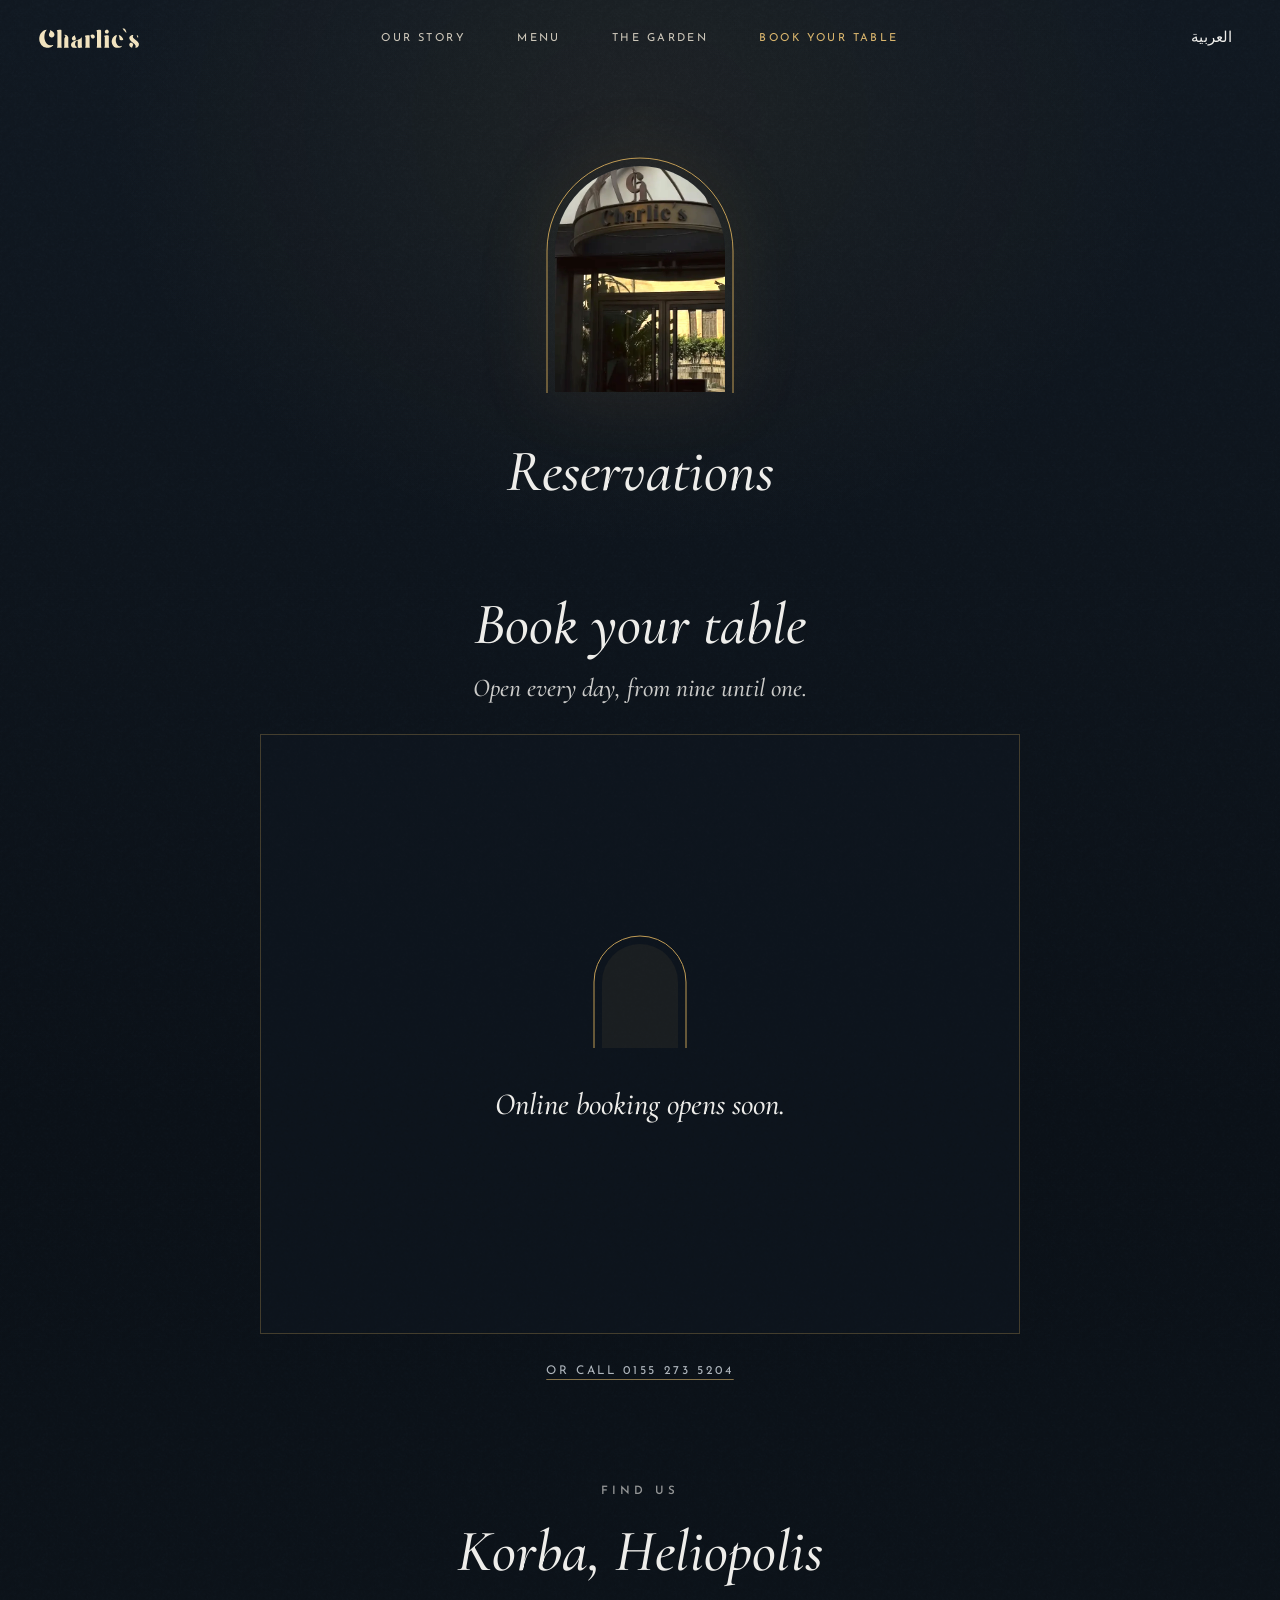
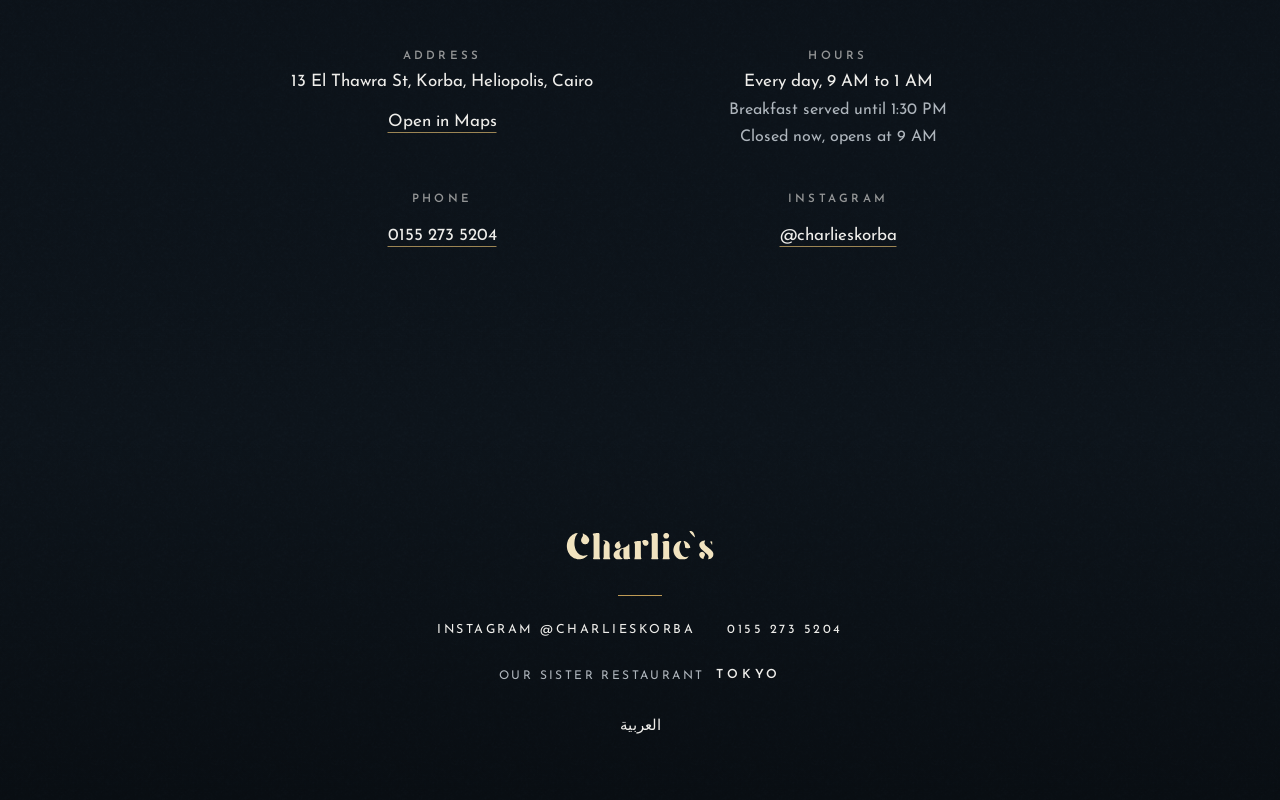
<file: reserve.html>
<!doctype html>
<html lang="en"><head><meta charset="utf-8"><meta name="viewport" content="width=device-width,initial-scale=1,minimum-scale=1">
<title>Reservations | Charlie&#x27;s, Korba, Heliopolis</title>
<meta name="description" content="Book a table at Charlie&#x27;s, 13 El Thawra Street, Korba, Heliopolis. Open every day, 9 AM to 1 AM. Call 0155 273 5204."><meta name="theme-color" content="#111922"><meta name="robots" content="noindex">
<meta property="og:title" content="Reservations | Charlie&#x27;s, Korba, Heliopolis"><meta property="og:description" content="Book a table at Charlie&#x27;s, 13 El Thawra Street, Korba, Heliopolis. Open every day, 9 AM to 1 AM. Call 0155 273 5204."><meta property="og:image" content="https://ahmedfakhr1.github.io/charlies-preview/img/og-card.jpg"><meta property="og:type" content="website">
<link rel="icon" type="image/png" href="img/icon.png"><link rel="apple-touch-icon" href="img/apple-touch-icon.png">
<link rel="preload" href="fonts/cormorant-garamond-5d13e7.woff2" as="font" type="font/woff2" crossorigin>
<link rel="preload" href="fonts/josefin-sans-3603c1.woff2" as="font" type="font/woff2" crossorigin>
<style>html.fl body{opacity:0}body{transition:opacity .25s cubic-bezier(.23,1,.32,1)}</style><script>(function(d){var h=d.documentElement;h.classList.add("fl","js");var f=function(){h.classList.remove("fl")};setTimeout(f,1200);setTimeout(function(){if(!h.classList.contains("ready"))h.classList.remove("js")},3500);if(d.fonts&&d.fonts.load){Promise.all([d.fonts.load('300 16px "Josefin Sans"'),d.fonts.load('400 16px "Josefin Sans"'),d.fonts.load('600 16px "Josefin Sans"'),d.fonts.load('italic 500 16px "Cormorant Garamond"')]).then(f,f)}else f()})(document)</script>
<link rel="stylesheet" href="fonts.css?v=19"><link rel="stylesheet" href="css/site.css?v=19"></head><body data-open="540" data-close="60" data-open-text="Open now, until 1 AM" data-closed-text="Closed now, opens at 9 AM">
<a class="skip" href="#main">Skip to content</a>
<header class="hdr" id="top"><div class="hdr-in">
 <a class="brand" href="index.html" aria-label="Charlie&#x27;s, home"><img src="img/logo-cream.svg?v=19" alt="Charlie&#x27;s" width="185" height="40"></a>
 <nav class="nav" aria-label="Main"><a href="index.html#story">Our story</a><a href="menu.html">Menu</a><a href="index.html#garden">The garden</a><a class="nav-book" href="#reservation">Book your table</a></nav>
 <div class="hdr-r"><button class="lang js-ar" type="button" aria-label="Arabic version"><span lang="ar">العربية</span></button><a class="hbook" href="#reservation">Book</a>
 <button class="burger" type="button" aria-expanded="false" aria-controls="mnav" aria-label="Open menu"><i></i><i></i><i></i></button></div>
</div></header>
<nav class="mnav" id="mnav" aria-label="Menu"><a href="index.html">Home</a><a href="index.html#story">Our story</a><a href="menu.html">Menu</a><a href="index.html#garden">The garden</a><a href="reserve.html" aria-current="page">Contact</a><a class="nav-book" href="#reservation">Book your table</a><a class="sm first" href="tel:+201552735204">0155 273 5204</a><a class="sm" href="https://www.instagram.com/charlieskorba/" target="_blank" rel="noopener">Instagram</a><button class="lang js-ar" type="button" aria-label="Arabic version"><span lang="ar">العربية</span></button></nav>
<main id="main" class="rpage">
<section class="rtop">
 <div class="arch arch--xs" data-ln="8,16"><figure><img src="img/canopy.webp" alt="The brass Charlie&#x27;s sign and monogram over the entrance doors" width="480" height="852" fetchpriority="high"></figure></div>
 <h1 class="big rv">Reservations</h1>
</section>
<section class="book dark" id="reservation" data-reservation aria-label="Find us and book your table"><div class="wrap book-g">
 <div class="find">
  <p class="kick rv rv-l">Find us</p>
  <h2 class="big rv rv-l" style="--d:.08s">Korba, Heliopolis</h2>
  <dl class="facts rv rv-l" style="--d:.16s">
   <div><dt>Address</dt><dd>13 El Thawra St, Korba, Heliopolis, Cairo <a class="ul" href="https://www.google.com/maps/search/?api=1&query=Charlie%27s+Korba+13+El+Thawra+St+Heliopolis+Cairo" target="_blank" rel="noopener">Open in Maps</a></dd></div>
   <div><dt>Hours</dt><dd>Every day, 9 AM to 1 AM<span class="dim">Breakfast served until 1:30 PM</span><span class="js-status">Open every day, 9 AM to 1 AM</span></dd></div>
   <div><dt>Phone</dt><dd><a class="ul" href="tel:+201552735204">0155 273 5204</a></dd></div>
   <div><dt>Instagram</dt><dd><a class="ul" href="https://www.instagram.com/charlieskorba/" target="_blank" rel="noopener">@charlieskorba</a></dd></div>
  </dl>
 </div>
 <div class="slot">
  <h2 class="big rv rv-r" id="resv-h">Book your table</h2>
  <p class="acc rv rv-r" style="--d:.08s">Open every day, from nine until one.</p>
  <div class="resv-frame rv rv-r" style="--d:.16s">
   <div class="resv-embed" data-embed></div>
   <div class="resv-soon">
    <span class="soon-arch" data-ln="8,16" aria-hidden="true"></span>
    <p class="soon-line">Online booking opens soon.</p>
   </div>
  </div>
  <p class="resv-alt"><a href="tel:+201552735204">Or call 0155 273 5204</a></p>
 </div>
</div></section>
</main>
<footer class="ftr"><div class="ftr-in">
 <a class="ftr-logo" href="index.html" aria-label="Charlie&#x27;s, home"><img src="img/logo-cream.svg?v=19" alt="Charlie&#x27;s" width="508" height="110" loading="lazy" decoding="async"></a>
 <span class="rule" aria-hidden="true"></span>
 <p class="ftr-links"><a class="ft" href="https://www.instagram.com/charlieskorba/" target="_blank" rel="noopener">Instagram @charlieskorba</a><a class="ft" href="tel:+201552735204">0155 273 5204</a></p>
 <p class="ftr-sis">Our sister restaurant <a class="ft sis" href="https://ahmedfakhr1.github.io/tokyo-preview/" target="_blank" rel="noopener">Tokyo</a></p>
 <button class="lang js-ar" type="button" aria-label="Arabic version"><span lang="ar">العربية</span></button>
</div></footer>
<div class="toast" role="status" aria-live="polite">Arabic version coming soon.</div>
<script src="js/app.js?v=19" defer></script>
</body></html>
</file>
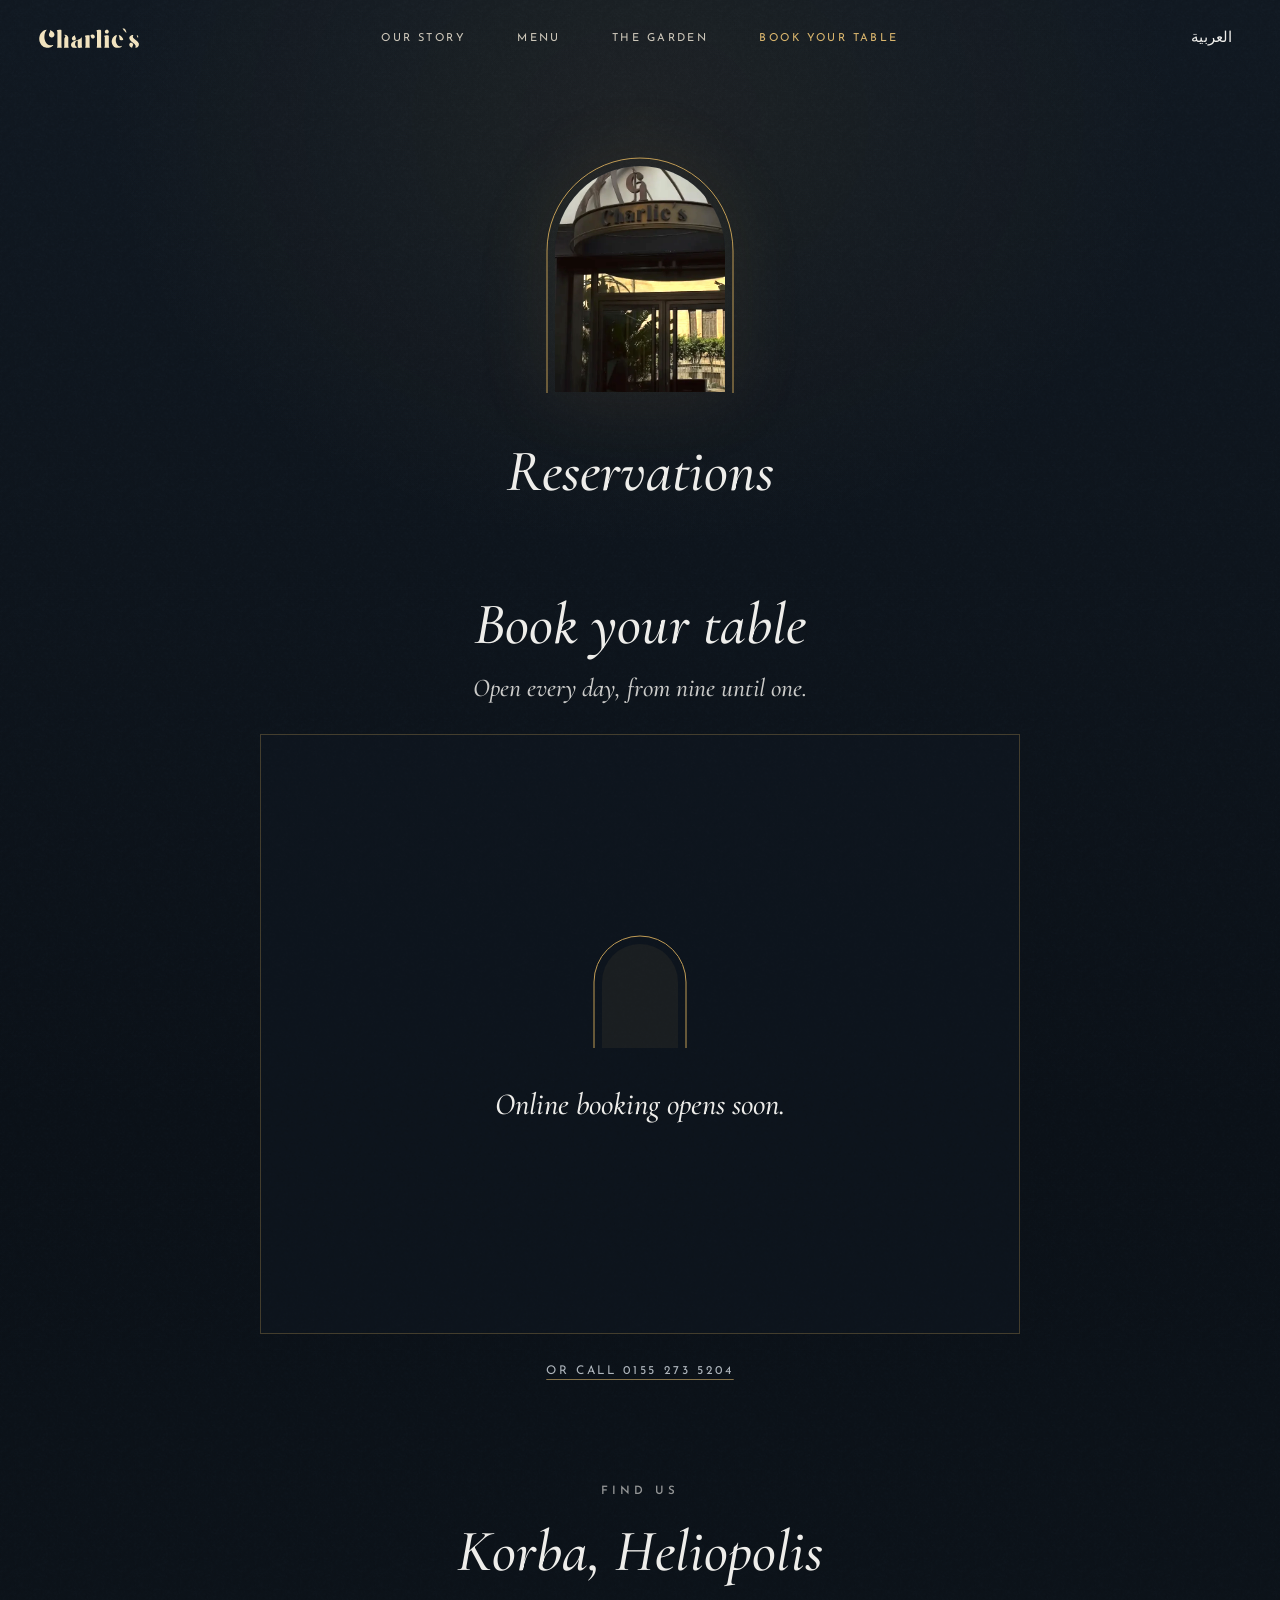
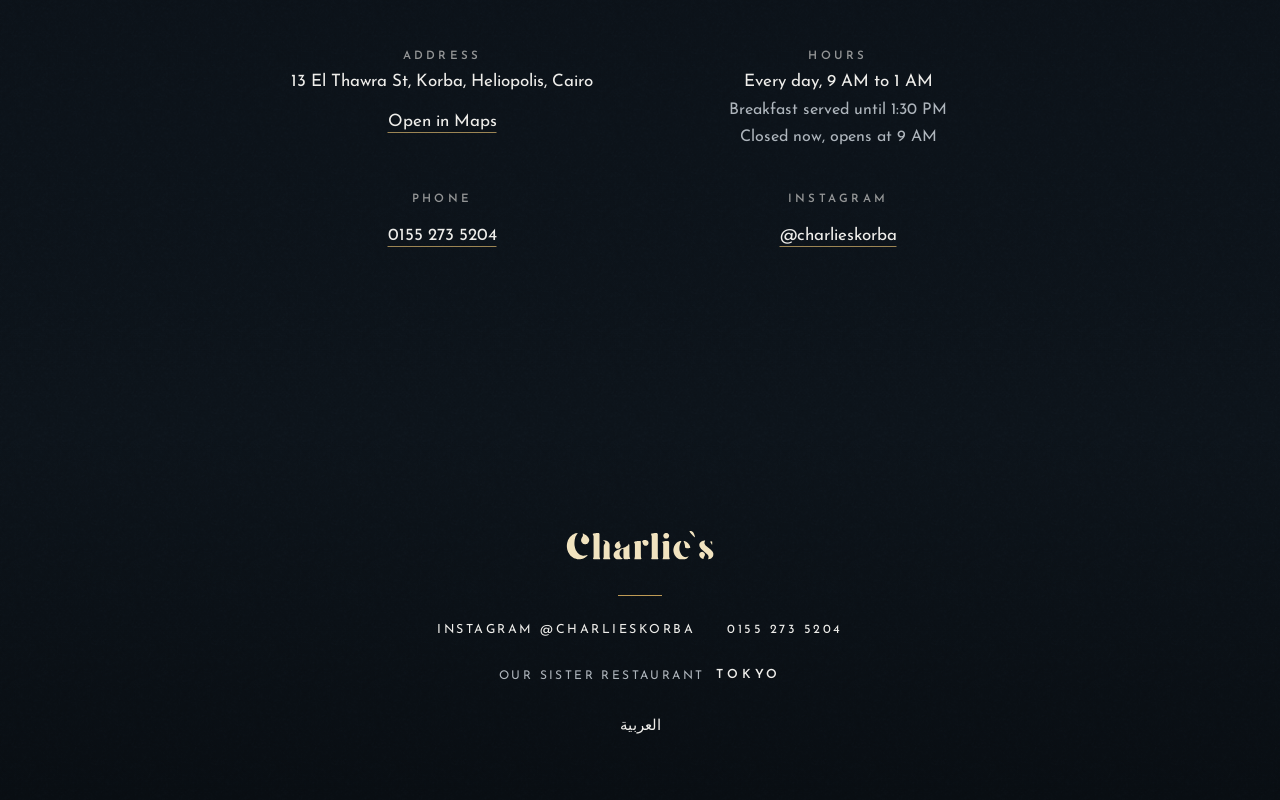
<file: visit.html>
<!doctype html>
<html lang="en"><head><meta charset="utf-8"><meta name="viewport" content="width=device-width,initial-scale=1,minimum-scale=1">
<title>Reservations | Charlie&#x27;s, Korba, Heliopolis</title>
<meta name="description" content="Reservations and visiting details for Charlie&#x27;s in Korba, Heliopolis are on the reservations page."><meta name="theme-color" content="#111922"><meta name="robots" content="noindex">
<meta property="og:title" content="Reservations | Charlie&#x27;s, Korba, Heliopolis"><meta property="og:description" content="Reservations and visiting details for Charlie&#x27;s in Korba, Heliopolis are on the reservations page."><meta property="og:image" content="https://ahmedfakhr1.github.io/charlies-preview/img/og-card.jpg"><meta property="og:type" content="website">
<link rel="icon" type="image/png" href="img/icon.png"><link rel="apple-touch-icon" href="img/apple-touch-icon.png">
<link rel="preload" href="fonts/cormorant-garamond-5d13e7.woff2" as="font" type="font/woff2" crossorigin>
<link rel="preload" href="fonts/josefin-sans-3603c1.woff2" as="font" type="font/woff2" crossorigin>
<style>html.fl body{opacity:0}body{transition:opacity .25s cubic-bezier(.23,1,.32,1)}</style><script>(function(d){var h=d.documentElement;h.classList.add("fl","js");var f=function(){h.classList.remove("fl")};setTimeout(f,1200);setTimeout(function(){if(!h.classList.contains("ready"))h.classList.remove("js")},3500);if(d.fonts&&d.fonts.load){Promise.all([d.fonts.load('300 16px "Josefin Sans"'),d.fonts.load('400 16px "Josefin Sans"'),d.fonts.load('600 16px "Josefin Sans"'),d.fonts.load('italic 500 16px "Cormorant Garamond"')]).then(f,f)}else f()})(document)</script>
<link rel="stylesheet" href="fonts.css?v=19"><link rel="stylesheet" href="css/site.css?v=19"><link rel="canonical" href="reserve.html"><meta http-equiv="refresh" content="0; url=reserve.html"><script>location.replace("reserve.html"+location.hash)</script></head><body>
<main id="main" class="go"><div><h1>Reservations</h1><p><a class="tlink" href="reserve.html">Go to the reservations page</a></p></div></main>
</body></html>
</file>
<file: fonts.css>
@font-face {
  font-family: 'Cormorant Garamond';
  font-style: italic;
  font-weight: 500;
  font-display: block;
  src: url(fonts/cormorant-garamond-5d13e7.woff2) format('woff2');
  unicode-range: U+0000-00FF, U+0131, U+0152-0153, U+02BB-02BC, U+02C6, U+02DA, U+02DC, U+0304, U+0308, U+0329, U+2000-206F, U+20AC, U+2122, U+2191, U+2193, U+2212, U+2215, U+FEFF, U+FFFD;
}
@font-face {
  font-family: 'Josefin Sans';
  font-style: normal;
  font-weight: 300;
  font-display: block;
  src: url(fonts/josefin-sans-3603c1.woff2) format('woff2');
  unicode-range: U+0000-00FF, U+0131, U+0152-0153, U+02BB-02BC, U+02C6, U+02DA, U+02DC, U+0304, U+0308, U+0329, U+2000-206F, U+20AC, U+2122, U+2191, U+2193, U+2212, U+2215, U+FEFF, U+FFFD;
}
@font-face {
  font-family: 'Josefin Sans';
  font-style: normal;
  font-weight: 400;
  font-display: block;
  src: url(fonts/josefin-sans-3603c1.woff2) format('woff2');
  unicode-range: U+0000-00FF, U+0131, U+0152-0153, U+02BB-02BC, U+02C6, U+02DA, U+02DC, U+0304, U+0308, U+0329, U+2000-206F, U+20AC, U+2122, U+2191, U+2193, U+2212, U+2215, U+FEFF, U+FFFD;
}
@font-face {
  font-family: 'Josefin Sans';
  font-style: normal;
  font-weight: 600;
  font-display: block;
  src: url(fonts/josefin-sans-3603c1.woff2) format('woff2');
  unicode-range: U+0000-00FF, U+0131, U+0152-0153, U+02BB-02BC, U+02C6, U+02DA, U+02DC, U+0304, U+0308, U+0329, U+2000-206F, U+20AC, U+2122, U+2191, U+2193, U+2212, U+2215, U+FEFF, U+FFFD;
}
</file>
<file: css/site.css>
/* Charlie's: deep navy and near-black with brass lines; ivory only as the menu card and small accents. Josefin Sans for small tracked caps and body text, Cormorant Garamond italic for the headline voice. */
:root {
  --night: #111922;
  --abyss: #0B1118;
  --deep: #18212B;
  --panel: #212D3A;
  --brass: #BF9B55;
  --brass-lt: #D9B56D;
  --brass-d: #7A5F27;
  --ivory: #EEEDEA;
  --ink: #121A22;
  --mint: #4C6555;
  --mute-d: #AEB5BC;
  --soft: rgba(238, 237, 234, .84);
  --grain: url("../img/grain.jpg");
  --mute-p: #4A5560;
  --gap: clamp(20px, 5vw, 64px);
  --hdr: 76px;
  --f: "Josefin Sans", "Century Gothic", "Futura", "Segoe UI", sans-serif;
  --acc: "Cormorant Garamond", "Iowan Old Style", Georgia, serif;
  --ease: cubic-bezier(.23, 1, .32, 1);
}
@media (max-width: 959px) { :root { --hdr: 60px; } }

*, *::before, *::after { box-sizing: border-box; }
html { -webkit-text-size-adjust: 100%; scroll-behavior: smooth; scroll-padding-top: calc(var(--hdr) + 12px); overflow-x: clip; background: var(--night); }
body { margin: 0; background: var(--night); color: var(--ivory); font: 400 16px/1.7 var(--f); overflow-x: clip; min-width: 320px; -webkit-font-smoothing: antialiased; text-rendering: optimizeLegibility; }
img { display: block; max-width: 100%; height: auto; }
a { color: inherit; text-decoration: none; }
h1, h2, h3, p, ul, dl, dd, figure { margin: 0; padding: 0; }
ul { list-style: none; }
button { font: inherit; color: inherit; background: none; border: 0; padding: 0; cursor: pointer; }
:focus-visible { outline: 2px solid var(--brass-lt); outline-offset: 4px; }
.sheet :focus-visible { outline-color: var(--ink); }
.sr { position: absolute !important; width: 1px; height: 1px; margin: -1px; padding: 0; overflow: hidden; clip: rect(0 0 0 0); white-space: nowrap; border: 0; }
.skip { position: fixed; left: 12px; top: 12px; transform: translateY(-120px); z-index: 100; background: var(--ivory); color: var(--ink); padding: 12px 18px; font-size: 13px; letter-spacing: .14em; text-transform: uppercase; transition: transform .4s var(--ease); }
.skip:focus { transform: none; }
.wrap { width: min(1120px, 100% - 2 * var(--gap)); margin-inline: auto; }

/* ---------- header ---------- */
.hdr { position: fixed; inset: 0 0 auto 0; z-index: 50; height: var(--hdr); background: transparent; }
.hdr::before { content: ""; position: absolute; z-index: -1; inset: 0 0 -20px 0; background: linear-gradient(180deg, var(--night) 0%, var(--night) 76%, rgba(17, 25, 34, 0) 100%); opacity: 0; transition: opacity .6s var(--ease); pointer-events: none; }
.hdr.solid::before, .hdr:not(.hdr--over)::before { opacity: 1; }
.hdr-in { height: 100%; display: grid; grid-template-columns: 1fr auto 1fr; align-items: center; padding-inline: clamp(16px, 3vw, 48px); }
.brand { justify-self: start; display: block; padding: 11px 0; transition: opacity .6s var(--ease); }
.brand img { height: 22px; width: auto; }
.hdr--over:not(.solid) .brand { opacity: 0; pointer-events: none; }
.hdr--over:not(.solid) .brand:focus-visible { opacity: 1; }
.hdr.menu-open .brand { opacity: 1; pointer-events: auto; }
.nav { display: flex; justify-content: center; }
.nav a, .hbook { font: 400 11px/1 var(--f); letter-spacing: .22em; text-transform: uppercase; }
.nav a { padding: 16px clamp(14px, 2vw, 30px); white-space: nowrap; color: rgba(244, 236, 218, .82); transition: color .5s var(--ease); }
.nav a[aria-current="page"] { color: var(--brass-lt); }
.nav a.nav-book { color: var(--brass-lt); }
.hdr-r { justify-self: end; display: flex; align-items: center; gap: 6px; }
.lang { font: 400 15px/1 var(--f); letter-spacing: 0; padding: 12px 10px; min-height: 44px; transition: color .5s var(--ease); }
.hbook { display: none; }
.burger { display: none; width: 44px; height: 44px; position: relative; }
.burger i { position: absolute; left: 11px; right: 11px; height: 1.5px; background: var(--ivory); transition: transform .5s var(--ease), opacity .5s var(--ease); }
.burger i:nth-child(1) { top: 16px; } .burger i:nth-child(2) { top: 22px; } .burger i:nth-child(3) { top: 28px; }
.burger[aria-expanded="true"] i:nth-child(1) { transform: translateY(6px) rotate(45deg); }
.burger[aria-expanded="true"] i:nth-child(2) { opacity: 0; }
.burger[aria-expanded="true"] i:nth-child(3) { transform: translateY(-6px) rotate(-45deg); }
@media (hover: hover) and (pointer: fine) {
  .nav a:hover, .lang:hover { color: var(--brass-lt); }
}
@media (max-width: 959px) {
  .nav { display: none; }
  .hdr-in { grid-template-columns: 1fr auto; }
  .hdr .lang { display: none; }
  .hbook { display: inline-flex; align-items: center; min-height: 44px; padding: 0 14px; font-weight: 600; color: var(--brass-lt); }
  .burger { display: block; }
}
.mnav { position: fixed; inset: 0; z-index: 45; background: var(--night); display: flex; flex-direction: column; align-items: center; justify-content: center; gap: 4px; opacity: 0; visibility: hidden; transition: opacity .5s var(--ease), visibility 0s .5s; padding: var(--hdr) 24px 24px; }
.mnav.open { opacity: 1; visibility: visible; transition: opacity .5s var(--ease); }
.mnav a, .mnav button { font: 400 14px/1 var(--f); letter-spacing: .28em; text-transform: uppercase; padding: 18px 20px; min-height: 56px; display: inline-flex; align-items: center; }
.mnav a.nav-book { font-weight: 600; color: var(--brass-lt); }
.mnav .lang { display: inline-flex; letter-spacing: 0; font-size: 18px; margin-top: 12px; }
.hdr.menu-open { background: var(--night); }
.hdr.menu-open::before { opacity: 0; }
.mnav .sm { font-size: 12px; letter-spacing: .22em; color: var(--mute-d); min-height: 48px; padding: 10px 20px; }
.mnav .sm.first { margin-top: 26px; }

/* ---------- shared type ---------- */
.big { font: italic 500 clamp(36px, 4.6vw, 64px)/1.08 var(--acc); letter-spacing: 0; text-wrap: balance; }
.mid { font: italic 500 clamp(28px, 3vw, 42px)/1.15 var(--acc); letter-spacing: 0; text-wrap: balance; }
.acc { font: italic 500 clamp(22px, 2vw, 28px)/1.3 var(--acc); }
.kick { font: 600 11.5px/1.5 var(--f); letter-spacing: .34em; text-transform: uppercase; color: var(--brass-lt); margin-bottom: 20px; }
.dark { background: var(--night); color: var(--ivory); }
.tlink { position: relative; display: inline-block; font: 600 13px/1 var(--f); letter-spacing: .3em; text-transform: uppercase; padding: 18px 6px; min-height: 48px; }
.tlink::after { content: ""; position: absolute; left: 6px; right: calc(6px - .3em); bottom: 12px; height: 1px; background: var(--brass); transform: scaleX(.3); transform-origin: left; transition: transform .7s var(--ease); }
.tlink:focus-visible::after { transform: scaleX(1); }
@media (hover: hover) and (pointer: fine) { .tlink:hover::after { transform: scaleX(1); } }

/* arch window: the Art Deco doorway shape, with two brass lines stepping out from it */
.arch { --aw: 300px; position: relative; width: var(--aw); aspect-ratio: 3 / 4; margin-inline: auto; }
.arch figure { position: absolute; inset: 0; overflow: hidden; border-radius: 999px 999px 0 0; background: #18222d; box-shadow: 0 0 80px 6px rgba(191, 155, 85, .11); }
.arch img { width: 100%; height: 100%; object-fit: cover; }
.arch::before, .arch::after { content: ""; position: absolute; border: 1px solid var(--brass); border-bottom: 0; border-radius: 999px 999px 0 0; pointer-events: none; }
.arch::before { inset: -11px -11px 0 -11px; }
.arch::after { inset: -22px -22px 0 -22px; border-color: rgba(191, 155, 85, .38); }
.js .arch::before, .js .arch::after { display: none; }
.ln { position: absolute; overflow: visible; pointer-events: none; }
.ln path { fill: none; stroke: var(--brass); stroke-width: 1; stroke-dasharray: var(--L); stroke-dashoffset: var(--L); transition: stroke-dashoffset 1.4s var(--ease) var(--dl, 0s); }
.ln path + path { stroke: rgba(191, 155, 85, .4); transition-delay: calc(var(--dl, 0s) + .25s); }
.ln-on .ln path { stroke-dashoffset: 0; }
.arch--s { --aw: min(300px, 100vw - 120px); }
.arch--xs { --aw: 170px; }
.arch--xs img { object-position: 50% 10%; filter: brightness(1.3) saturate(.9); }

/* ---------- hero: the night facade fills the first screen ---------- */
.hero { position: relative; isolation: isolate; min-height: 100vh; min-height: 100svh; display: flex; flex-direction: column; justify-content: flex-end; align-items: center; padding: calc(var(--hdr) + 24px) 0 clamp(52px, 10vh, 112px); background: var(--night); overflow: hidden; }
.hero-bg { position: absolute; inset: 0; z-index: -3; }
.hero-bg img { width: 100%; height: 100%; object-fit: cover; object-position: 50% 3%; transform-origin: 66% 28%; animation: fade 1.4s var(--ease) backwards, drift 24s linear both; }
.hero-shade { position: absolute; inset: 0; z-index: -2; background:
  linear-gradient(180deg, rgba(17, 25, 34, 0) 52%, rgba(17, 25, 34, .74) 82%, #111922 100%),
  linear-gradient(90deg, rgba(7, 11, 16, .92) 0%, rgba(7, 11, 16, .62) 30%, rgba(7, 11, 16, 0) 68%),
  linear-gradient(180deg, rgba(7, 11, 16, .78) 0%, rgba(7, 11, 16, 0) 28%),
  radial-gradient(ellipse 22% 30% at 67% 32%, rgba(255, 228, 170, .13), rgba(255, 228, 170, 0) 72%),
  radial-gradient(ellipse 62% 72% at 68% 30%, rgba(7, 11, 16, 0) 30%, rgba(7, 11, 16, .62) 100%); }
.hero::after { content: ""; position: absolute; inset: 0; z-index: -1; background: var(--grain) 0 0 / 120px 120px; mix-blend-mode: soft-light; pointer-events: none; }
.hero-in { position: relative; z-index: 1; width: min(1120px, 100% - 2 * var(--gap)); }
.h-logo { line-height: 0; }
.h-logo img { width: clamp(300px, 34vw, 508px); height: auto; }
.h-rule { display: block; width: 56px; height: 1px; background: var(--brass); margin: clamp(22px, 3.4vh, 36px) 0 clamp(16px, 2.4vh, 24px); transform-origin: left; }
.h-line { font: italic 500 clamp(26px, 2.8vw, 40px)/1.2 var(--acc); text-wrap: balance; max-width: 16em; }
.hero .tlink { margin-top: clamp(14px, 2.4vh, 24px); margin-left: -6px; color: var(--ivory); }
@keyframes rise { from { opacity: 0; transform: translateY(14px); } to { opacity: 1; transform: none; } }
@keyframes fade { from { opacity: 0; } to { opacity: 1; } }
@keyframes grow { from { transform: scaleX(0); } to { transform: none; } }
@keyframes drift { from { transform: scale(1); } to { transform: scale(1.04); } }
.hero .h-logo { animation: rise 1.4s var(--ease) .3s backwards; }
.hero .h-rule { animation: grow 1.2s var(--ease) 1s backwards; }
.hero .h-line { animation: rise 1.4s var(--ease) 1.2s backwards; }
.hero .tlink { animation: fade 1.4s var(--ease) 1.7s backwards; }
@media (max-width: 760px) {
  .hero-shade { background:
    linear-gradient(180deg, rgba(17, 25, 34, 0) 34%, rgba(17, 25, 34, .8) 66%, #111922 100%),
    linear-gradient(90deg, rgba(7, 11, 16, .55) 0%, rgba(7, 11, 16, 0) 80%),
    linear-gradient(180deg, rgba(7, 11, 16, .74) 0%, rgba(7, 11, 16, 0) 24%),
    linear-gradient(rgba(10, 17, 26, .22), rgba(10, 17, 26, .22)); }
}
@media (prefers-reduced-motion: reduce) { .hero-bg img, .hero .h-logo, .hero .h-rule, .hero .h-line, .hero .tlink { animation: none; } }

/* ---------- the name ---------- */
.name { padding: clamp(96px, 12vw, 176px) 0; background: var(--grain) 0 0 / 120px 120px, linear-gradient(180deg, var(--night) 0%, var(--abyss) 100%); background-blend-mode: soft-light, normal; }
.name-g { display: grid; grid-template-columns: minmax(0, 1.4fr) minmax(0, 1fr); gap: clamp(36px, 7vw, 112px); align-items: start; }
.name .kick::before { content: ""; display: inline-block; width: 36px; height: 1px; background: var(--brass); vertical-align: middle; margin-right: 14px; }
.name-r { padding-top: 0; }
.name-r p { font: 400 clamp(16px, 1.3vw, 18px)/1.9 var(--f); color: var(--soft); max-width: 32em; text-wrap: pretty; }
.name-r p + p { margin-top: 1.5em; }
@media (max-width: 820px) { .name-g { grid-template-columns: 1fr; } }

/* ---------- by day, by night ---------- */
.dn { display: grid; grid-template-columns: 1fr 1fr; background: var(--grain) 0 0 / 120px 120px, radial-gradient(ellipse 46% 58% at 24% 52%, rgba(52, 40, 28, .95) 0%, rgba(40, 32, 24, .55) 46%, transparent 100%), radial-gradient(ellipse 46% 58% at 76% 52%, rgba(26, 38, 52, .98) 0%, rgba(24, 33, 43, .55) 46%, transparent 100%), linear-gradient(180deg, var(--abyss) 0%, #0E151C 100%); background-blend-mode: soft-light, normal, normal, normal; }
.dn > article { display: flex; flex-direction: column; align-items: center; text-align: center; padding: clamp(80px, 9vw, 132px) clamp(24px, 5vw, 88px) clamp(84px, 10vw, 140px); }
.dn-n { --off: .25s; }
.dn .arch { --dl: calc(var(--off, 0s) + .1s); margin-bottom: 60px; margin-top: 12px; }
.dn .mid { max-width: 14em; }
.dn p:not(.kick) { max-width: 26em; margin-top: 16px; font: 400 16px/1.85 var(--f); text-wrap: pretty; }
.dn p:not(.kick) { color: var(--mute-d); }
.dn .tlink { margin-top: 26px; }
@media (max-width: 820px) { .dn { grid-template-columns: 1fr; background: var(--grain) 0 0 / 120px 120px, radial-gradient(ellipse 95% 22% at 50% 26%, rgba(52, 40, 28, .95) 0%, rgba(40, 32, 24, .5) 50%, transparent 100%), radial-gradient(ellipse 95% 22% at 50% 74%, rgba(26, 38, 52, .98) 0%, rgba(24, 33, 43, .5) 50%, transparent 100%), linear-gradient(180deg, var(--abyss) 0%, #0E151C 100%); background-blend-mode: soft-light, normal, normal, normal; } .dn-n { --off: 0s; } }

/* ---------- the garden ---------- */
.garden { background: var(--grain) 0 0 / 120px 120px, radial-gradient(ellipse 52% 46% at 26% 42%, rgba(76, 101, 85, .26), transparent 72%), linear-gradient(180deg, #0E151C 0%, var(--deep) 42%, var(--night) 100%); background-blend-mode: soft-light, normal, normal; color: var(--ivory); padding: clamp(80px, 10vw, 152px) 0 clamp(96px, 11vw, 160px); }
.gstage { width: min(1120px, 100% - 2 * var(--gap)); margin-inline: auto; display: grid; grid-template-columns: minmax(0, 1.08fr) minmax(0, 1fr); grid-template-rows: auto minmax(0, 1fr); gap: clamp(16px, 2.2vw, 28px); height: clamp(500px, 47vw, 640px); }
.g-a { grid-row: 1 / span 2; overflow: hidden; }
.g-a img { width: 100%; height: 100%; object-fit: cover; object-position: 50% 40%; }
.g-card { display: flex; flex-direction: column; justify-content: center; background: var(--grain) 0 0 / 120px 120px, linear-gradient(180deg, #223040 0%, #1D2936 100%); background-blend-mode: soft-light, normal; padding: clamp(32px, 4vw, 56px); box-shadow: 0 30px 70px rgba(0, 0, 0, .3); outline: 1px solid rgba(191, 155, 85, .75); outline-offset: -10px; }
.g-card p:not(.kick) { margin-top: 16px; color: var(--mute-d); max-width: 26em; text-wrap: pretty; }
.g-card .tlink { margin-top: 18px; width: fit-content; color: var(--ivory); }
.g-b { overflow: hidden; }
.g-b img { width: 100%; height: 100%; object-fit: cover; object-position: 78% 40%; }
@media (max-width: 899px) {
  .gstage { height: auto; display: flex; flex-direction: column; gap: 14px; }
  .g-a { aspect-ratio: 4 / 5; }
  .g-b { aspect-ratio: 16 / 10; }
  .garden { padding-bottom: 96px; }
}

/* ---------- from the kitchen ---------- */
.kit { padding: clamp(88px, 10vw, 144px) 0 clamp(48px, 5vw, 72px); background: var(--grain) 0 0 / 120px 120px, linear-gradient(180deg, var(--night) 0%, var(--abyss) 100%); background-blend-mode: soft-light, normal; }
.kit-head { display: flex; justify-content: space-between; align-items: flex-end; flex-wrap: wrap; gap: 8px 24px; padding-bottom: 26px; border-bottom: 1px solid rgba(191, 155, 85, .8); }
.kit-head .tlink { color: var(--ivory); padding-bottom: 8px; }
.kit-row { display: grid; grid-template-columns: repeat(4, minmax(0, 1fr)); gap: 24px; margin-top: clamp(32px, 4vw, 52px); }
.kit-row img { width: 100%; aspect-ratio: 3 / 2; object-fit: cover; outline: 1px solid rgba(238, 237, 234, .1); outline-offset: -1px; }
.kit-row figcaption { position: relative; width: fit-content; margin: 16px auto 0; padding-bottom: 8px; text-align: center; font: 600 12px/1.6 var(--f); letter-spacing: .22em; text-transform: uppercase; }
.kit-row figcaption::after { content: ""; position: absolute; left: 0; right: .22em; bottom: 0; height: 1px; background: var(--brass); transform: scaleX(0); transform-origin: left; transition: transform 1.1s var(--ease); }
@media (hover: hover) and (pointer: fine) { .kit-row li:hover figcaption::after { transform: scaleX(1); } }
@media (max-width: 760px) { .kit-row { grid-template-columns: repeat(2, minmax(0, 1fr)); gap: 28px 14px; } .kit-row figcaption { letter-spacing: .14em; } }

/* ---------- find us + reservation slot ---------- */
.book { padding: clamp(96px, 11vw, 160px) 0 clamp(104px, 12vw, 168px); background: var(--grain) 0 0 / 120px 120px, radial-gradient(ellipse 50% 40% at 78% 38%, rgba(191, 155, 85, .06), transparent 70%), linear-gradient(180deg, var(--abyss) 0%, var(--night) 38%, #0D141B 100%); background-blend-mode: soft-light, normal, normal; }
.book-g { display: grid; grid-template-columns: minmax(0, 5fr) minmax(0, 6fr); gap: clamp(40px, 6vw, 104px); align-items: start; }
.facts { margin-top: clamp(28px, 3.4vw, 44px); }
.facts > div { display: grid; grid-template-columns: 104px minmax(0, 1fr); gap: 4px 16px; padding: 20px 0; border-top: 1px solid rgba(238, 237, 234, .14); }
.facts > div:last-child { border-bottom: 1px solid rgba(238, 237, 234, .14); }
.facts dt { font: 600 11.5px/2 var(--f); letter-spacing: .28em; text-transform: uppercase; color: var(--brass-lt); }
.facts dd { font: 400 17px/1.7 var(--f); }
.facts .dim, .facts .js-status { display: block; font-size: 16px; color: var(--mute-d); }
.facts .js-status.open { color: var(--brass-lt); }
.ul { display: block; width: fit-content; padding: 11px 0 9px; min-height: 44px; text-decoration: underline; text-underline-offset: 6px; text-decoration-thickness: 1px; text-decoration-color: rgba(217, 181, 109, .7); transition: color .5s var(--ease); }
@media (hover: hover) and (pointer: fine) { .ul:hover { color: var(--brass-lt); } }
.slot { position: relative; background: var(--grain) 0 0 / 120px 120px, linear-gradient(180deg, #223040 0%, #1D2936 100%); background-blend-mode: soft-light, normal; padding: clamp(34px, 4.6vw, 64px); }
.slot::before { content: ""; position: absolute; inset: 10px; border: 1px solid rgba(191, 155, 85, .5); pointer-events: none; }
.slot .acc { margin-top: 14px; color: var(--brass-lt); }
.resv-frame { --stage-h: 600px; position: relative; margin-top: 30px; min-height: var(--stage-h); background: rgba(17, 25, 34, .38); }
.resv-frame::after { content: ""; position: absolute; inset: 0; border: 1px solid rgba(191, 155, 85, .3); pointer-events: none; z-index: 2; }
.resv-soon { min-height: var(--stage-h); display: flex; flex-direction: column; align-items: center; justify-content: center; gap: 24px; padding: 48px 24px; text-align: center; }
.soon-arch { position: relative; display: block; width: 76px; height: 104px; border-radius: 999px 999px 0 0; background: rgba(191, 155, 85, .07); margin-bottom: 14px; }
.soon-line { font: italic 500 clamp(26px, 2.4vw, 32px)/1.25 var(--acc); text-wrap: balance; max-width: 14em; }
.resv-embed { display: none; }
.book.has-form .resv-embed { display: block; position: relative; z-index: 1; }
.book.has-form .resv-soon { display: none; }
.resv-embed iframe { display: block; width: 100%; height: var(--stage-h); border: 0; background: transparent; }
.resv-alt { margin-top: 14px; text-align: center; font: 400 12px/1.9 var(--f); letter-spacing: .22em; text-transform: uppercase; color: var(--mute-d); }
@media (hover: hover) and (pointer: fine) { .resv-alt a:hover { color: var(--ivory); } }
.resv-alt a { display: inline-block; padding: 12px 8px; min-height: 44px; color: var(--mute-d); transition: color .5s var(--ease); text-decoration: underline; text-underline-offset: 5px; text-decoration-color: rgba(217, 181, 109, .6); }
@media (max-width: 899px) {
  .book-g { grid-template-columns: minmax(0, 1fr); gap: 56px; }
  .slot { order: -1; }
}
@media (max-width: 520px) {
  .slot { padding: 32px 22px; }
  .resv-frame { --stage-h: 640px; }
  .facts > div { grid-template-columns: 1fr; }
}

/* ---------- footer ---------- */
.ftr { background: var(--grain) 0 0 / 120px 120px, linear-gradient(180deg, #0D141B 0%, #090E13 100%); background-blend-mode: soft-light, normal; color: var(--ivory); padding: clamp(64px, 7vw, 96px) 0 clamp(36px, 4vw, 52px); text-align: center; }
.ftr-in { display: flex; flex-direction: column; align-items: center; padding-inline: 20px; }
.ftr-logo { display: block; padding: 8px 4px; min-height: 44px; }
.ftr-logo img { width: 150px; height: auto; }
.ftr .rule { display: block; width: 44px; height: 1px; background: var(--brass); margin: 26px 0 12px; }
.ftr-links { display: flex; flex-wrap: wrap; justify-content: center; gap: 0 32px; }
.ftr .ft { display: inline-block; padding: 12px 0; min-height: 44px; font: 400 12.5px/1.7 var(--f); letter-spacing: .2em; text-transform: uppercase; transition: color .5s var(--ease); }
.ftr-sis { font: 400 12px/1.7 var(--f); letter-spacing: .2em; text-transform: uppercase; color: var(--mute-d); display: flex; align-items: center; flex-wrap: wrap; justify-content: center; gap: 0 12px; }
.ftr .ft.sis { color: var(--ivory); font-weight: 600; letter-spacing: .3em; }
.ftr .lang { margin-top: 6px; }
@media (hover: hover) and (pointer: fine) { .ftr .ft:hover { color: var(--brass-lt); } }

/* toast */
.toast { position: fixed; left: 50%; bottom: 28px; z-index: 90; transform: translate(-50%, 24px); opacity: 0; pointer-events: none; background: var(--ivory); color: var(--ink); padding: 15px 26px; font: 600 12px/1.4 var(--f); letter-spacing: .18em; text-transform: uppercase; text-align: center; max-width: calc(100% - 32px); transition: opacity .5s var(--ease), transform .5s var(--ease); }
.toast.show { opacity: 1; transform: translate(-50%, 0); }

/* reveals (text only): content is visible unless JS marks it */
.js .rv, .js .fd { opacity: 0; }
.js .rv { transform: translateY(20px); transition: opacity 1.2s var(--ease) calc(var(--d, 0s) + var(--off, 0s)), transform 1.2s var(--ease) calc(var(--d, 0s) + var(--off, 0s)); }
.js .fd { transition: opacity 1.2s var(--ease) calc(var(--d, 0s) + var(--off, 0s)); }
.js .rv.rv-l { transform: translateX(-18px); }
.js .rv.rv-r { transform: translateX(18px); }
.js .rv.rv-z { transform: scale(.97); }
.js .rv.in, .js .fd.in { opacity: 1; transform: none; }
@media (prefers-reduced-motion: reduce) {
  .js .rv, .js .fd { opacity: 1; transform: none; transition: none; }
  .ln path { stroke-dashoffset: 0; transition: none; }
  .mk { transition: none; }
  html { scroll-behavior: auto; }
}

/* ---------- menu page: a printed card on the night ---------- */
.mpage { padding: calc(var(--hdr) + clamp(20px, 3.4vw, 48px)) 0 clamp(80px, 9vw, 128px); background: var(--grain) 0 0 / 120px 120px, radial-gradient(ellipse 70% 30% at 50% 0%, rgba(191, 155, 85, .07), transparent 70%), linear-gradient(180deg, var(--night) 0%, var(--abyss) 55%, #0D141B 100%); background-blend-mode: soft-light, normal, normal; }
.sheet { position: relative; width: min(1000px, 100% - 2 * clamp(12px, 4vw, 48px)); margin-inline: auto; background: var(--ivory) url("../img/paper.jpg") repeat; background-size: 360px 360px; color: var(--ink); padding: clamp(40px, 5vw, 72px) clamp(26px, 5.6vw, 80px) clamp(52px, 6vw, 88px); box-shadow: 0 50px 110px -10px rgba(0, 0, 0, .55), 0 0 150px 14px rgba(238, 237, 234, .05); }
.sheet::before { content: ""; position: absolute; inset: clamp(8px, 1.4vw, 16px); border: 1px solid rgba(191, 155, 85, .85); pointer-events: none; }
.sheet::after { content: ""; position: absolute; inset: clamp(13px, 1.9vw, 22px); border: 1px solid rgba(191, 155, 85, .35); pointer-events: none; }
.plaque { position: relative; width: min(360px, 100%); margin-inline: auto; background: var(--night); color: var(--ivory); border-radius: 999px 999px 0 0; text-align: center; padding: 66px 24px 74px; }
.hello { font: 400 11.5px/1.6 var(--f); letter-spacing: .34em; text-transform: uppercase; padding-left: .34em; }
.plaque h1 { margin-top: 16px; line-height: 0; }
.plaque h1 img { width: 230px; height: auto; margin-inline: auto; }
.loc { margin-top: 16px; font: 400 12px/1.6 var(--f); letter-spacing: .4em; text-transform: uppercase; color: var(--brass-lt); padding-left: .4em; }
.mask { text-align: center; margin-top: 38px; font: italic 500 clamp(24px, 2.6vw, 32px)/1.3 var(--acc); text-wrap: balance; }
.mnote { text-align: center; margin-top: 10px; font: 400 14px/1.7 var(--f); letter-spacing: .04em; color: var(--mute-p); }
.mjump { position: sticky; top: var(--hdr); z-index: 20; margin-top: 34px; background: var(--ivory) url("../img/paper.jpg") repeat; background-size: 360px 360px; border-top: 1px solid rgba(18, 26, 34, .16); border-bottom: 1px solid rgba(18, 26, 34, .16); }
.mjump .row { position: relative; display: flex; justify-content: safe center; overflow-x: auto; scrollbar-width: none; }
.mk { position: absolute; left: 0; bottom: 0; width: 100px; height: 2px; background: var(--brass); transform-origin: 0 50%; transform: translateX(0) scaleX(0); opacity: 0; transition: transform .8s var(--ease), opacity .6s var(--ease); pointer-events: none; }
.mjump .row::-webkit-scrollbar { display: none; }
@media (prefers-reduced-motion: reduce) { .mk { transition: none; } }
.mjump a { flex: none; display: inline-flex; align-items: center; min-height: 52px; padding: 0 clamp(14px, 2.4vw, 32px); font: 600 12px/1 var(--f); letter-spacing: .24em; text-transform: uppercase; color: var(--mute-p); transition: color .5s var(--ease); }
.mjump a[aria-current="true"] { color: var(--ink); }
@media (hover: hover) and (pointer: fine) { .mjump a:hover { color: var(--ink); } }
.mgroup { margin-top: clamp(60px, 7.5vw, 100px); scroll-margin-top: 78px; }
.ghead { display: flex; flex-wrap: wrap; align-items: baseline; justify-content: center; gap: 4px 26px; text-align: center; padding-bottom: 22px; border-bottom: 1px solid rgba(18, 26, 34, .2); }
.ghead h2 { font: italic 500 clamp(46px, 5.8vw, 76px)/1 var(--acc); }
.ghead p { font: 600 12px/1.6 var(--f); letter-spacing: .26em; text-transform: uppercase; color: var(--brass-d); }
.cols { columns: 2; column-gap: clamp(40px, 6vw, 88px); column-rule: 1px solid rgba(18, 26, 34, .1); }
.msec { padding-top: 36px; scroll-margin-top: 40px; }
.msec:first-child { padding-top: 16px; }
.msec h3 { font: 600 12.5px/1.5 var(--f); letter-spacing: .3em; text-transform: uppercase; color: var(--brass-d); padding-bottom: 9px; border-bottom: 1px solid rgba(191, 155, 85, .6); break-after: avoid; }
.msec h3.sr { position: absolute; }
.snote { margin-top: 8px; font: italic 500 19px/1.4 var(--acc); color: var(--mute-p); break-after: avoid; }
.mlist { margin-top: 4px; }
.mi { display: flex; flex-wrap: wrap; align-items: baseline; padding: 14px 0 12px; break-inside: avoid; }
.mi .nm { flex: 0 1 auto; max-width: calc(100% - 64px); font: 600 16px/1.45 var(--f); letter-spacing: .05em; }
.mi .ld { flex: 1 1 18px; min-width: 14px; height: 0; margin: 0 8px; position: relative; top: -.3em; border-bottom: 2px dotted rgba(18, 26, 34, .38); }
.mi .pr { flex: none; font: 600 16px/1.45 var(--f); letter-spacing: .05em; font-variant-numeric: tabular-nums; }
.mi .ds { flex: 0 0 100%; margin-top: 3px; padding-right: 28px; font: 400 15.5px/1.6 var(--f); color: var(--mute-p); text-wrap: pretty; }
.mend { text-align: center; margin-top: clamp(56px, 7vw, 88px); }
.mend .tlink { color: var(--ink); }
@media (max-width: 820px) { .cols { columns: 1; } }
@media (max-width: 520px) {
  .mi .ds, .mnote { font-size: 16px; }
  .plaque { width: calc(100% - 56px); padding-top: 54px; }
  .plaque h1 img { width: 200px; }
  .sheet { padding-left: 22px; padding-right: 22px; }
  .mjump .row { justify-content: space-around; }
  .mjump a { font-size: 11px; letter-spacing: .1em; padding: 0 8px; }
}

/* ---------- reservations page ---------- */
.rpage { padding-top: var(--hdr); background: var(--grain) 0 0 / 120px 120px, radial-gradient(ellipse 60% 30% at 50% 6%, rgba(191, 155, 85, .08), transparent 70%), linear-gradient(180deg, var(--night) 0%, var(--abyss) 55%, #0D141B 100%); background-blend-mode: soft-light, normal, normal; }
.rtop { text-align: center; padding: clamp(60px, 7vw, 96px) 20px 0; }
.rtop .big { margin-top: 48px; }
.rpage .book { padding-top: clamp(56px, 7vw, 96px); background: none; }

/* redirect page */
.go { min-height: 100vh; display: grid; place-items: center; text-align: center; padding: 40px 24px; }
.go h1 { font: 600 16px/1.6 var(--f); letter-spacing: .3em; text-transform: uppercase; }
.go p { margin-top: 18px; }

/* ---------- the garden: a light pause in the page ---------- */
.garden { background: var(--ivory) url("../img/paper.jpg") repeat; background-size: 360px 360px; background-blend-mode: normal; color: var(--ink); position: relative; }
.garden::before, .garden::after { content: ""; position: absolute; left: 0; right: 0; height: clamp(70px, 9vw, 140px); pointer-events: none; }
.garden::before { top: 0; background: linear-gradient(to bottom, rgba(11, 17, 24, .2), rgba(11, 17, 24, 0)); }
.garden::after { bottom: 0; background: linear-gradient(to top, rgba(11, 17, 24, .2), rgba(11, 17, 24, 0)); }
.gstage { position: relative; z-index: 1; }
.g-card { box-shadow: 0 24px 60px rgba(18, 26, 34, .22); color: var(--ivory); }

/* ---------- everything on the centre line ---------- */
.hero-in { text-align: center; margin-inline: auto; display: flex; flex-direction: column; align-items: center; }
.h-rule { margin-inline: auto; transform-origin: center; }
.h-line { margin-inline: auto; }
.hero .tlink { margin-left: 0; }
.name-g { display: block; text-align: center; }
.name .kick::before { display: none; }
.name .big { max-width: 17em; margin-inline: auto; }
.g-card { text-align: center; align-items: center; }
.kit-head { flex-direction: column; align-items: center; text-align: center; gap: 4px; }
.book-g { grid-template-columns: minmax(0, 1fr); max-width: 760px; margin-inline: auto; gap: clamp(56px, 7vw, 88px); text-align: center; }
.slot { order: -1; }
.facts { display: grid; grid-template-columns: repeat(2, minmax(0, 1fr)); gap: 0 32px; }
.facts > div, .facts > div:last-child { display: block; border: 0; padding: 18px 0; }
.facts .ul { margin-inline: auto; }
@media (max-width: 600px) { .facts { grid-template-columns: 1fr; } }

/* ---------- quieter, larger ---------- */
main img { filter: saturate(.84) contrast(1.04) sepia(.07); }
.hero-bg img { filter: saturate(.8) contrast(1.05); }
.arch--s { --aw: min(400px, 100vw - 96px); }
.arch::after { display: none; }
.ln path + path { display: none; }
.g-card { outline: 0; }
.slot { background: none; padding: 0; }
.slot::before { display: none; }
.kick, .facts dt { color: rgba(238, 237, 234, .6); }
.garden .kick { color: rgba(238, 237, 234, .6); }
.slot .acc { color: var(--soft); }
.kit-head { border-bottom: 0; padding-bottom: 0; }
.kit-one { margin: clamp(36px, 4.4vw, 60px) auto 0; max-width: 1040px; }
.kit-one img { width: 100%; aspect-ratio: 5 / 3; object-fit: cover; }
.kit-one figcaption { margin-top: 20px; text-align: center; font: 600 12px/1.6 var(--f); letter-spacing: .24em; text-transform: uppercase; color: rgba(238, 237, 234, .78); }
.kit-more { text-align: center; margin-top: 14px; }
.kit-more .tlink { color: var(--ivory); }
.name { padding: clamp(120px, 15vw, 220px) 0; }
.name .big { font-size: clamp(38px, 5vw, 72px); }
.kit { padding-top: clamp(104px, 12vw, 176px); padding-bottom: clamp(72px, 8vw, 120px); }
.dn .arch { margin-bottom: 72px; }

/* ---------- hero without a photograph: the name on deep night ---------- */
.hero { justify-content: center; padding: calc(var(--hdr) + 24px) 0 clamp(64px, 10vh, 112px); background: #0a1119; }
.hero-shade, .hero-shade { background:
  linear-gradient(180deg, rgba(17, 25, 34, 0) 62%, #111922 100%),
  radial-gradient(ellipse 60% 46% at 50% 44%, rgba(214, 178, 110, .11), rgba(214, 178, 110, 0) 70%),
  radial-gradient(ellipse 120% 90% at 50% 40%, #16222f 0%, #0d151e 58%, #070b10 100%); }
@media (max-width: 760px) {
  .hero-shade { background:
    linear-gradient(180deg, rgba(17, 25, 34, 0) 62%, #111922 100%),
    radial-gradient(ellipse 96% 34% at 50% 44%, rgba(214, 178, 110, .12), rgba(214, 178, 110, 0) 72%),
    radial-gradient(ellipse 150% 80% at 50% 42%, #16222f 0%, #0d151e 60%, #070b10 100%); }
}
.h-logo img { width: clamp(280px, 34vw, 508px); }

/* ---------- hero: the name leads, a small line rises under it, booking rests at the foot ---------- */
.hero-in { position: static; }
.h-logo img { width: clamp(290px, 46vw, 700px); }
.h-rule { width: 40px; margin: clamp(26px, 4vh, 44px) auto clamp(16px, 2.2vh, 22px); }
.h-line { font-size: clamp(17px, 1.5vw, 22px); letter-spacing: .02em; color: rgba(246, 236, 212, .78); max-width: none; }
.hero .h-line { animation: rise-far 1.6s var(--ease) 1.3s backwards; }
@keyframes rise-far { from { opacity: 0; transform: translateY(26px); } to { opacity: 1; transform: none; } }
.hero .tlink { position: absolute; left: 50%; bottom: clamp(38px, 7.5vh, 76px); margin: 0; transform: translateX(-50%); white-space: nowrap; animation: fade 1.6s var(--ease) 2.1s backwards; }
.hero { padding-bottom: clamp(96px, 16vh, 150px); }
@media (prefers-reduced-motion: reduce) { .hero .h-line, .hero .tlink { animation: none; } }

/* link underline grows from the centre, like everything else */
.tlink::after { transform-origin: center; }

/* ---------- top bar: clear at the top, dark glass on the way back up ---------- */
.hdr { transition: transform .6s var(--ease), background-color .5s var(--ease); }
.hdr::before { display: none; }
.hdr.is-glass { background: rgba(13, 20, 28, .62); -webkit-backdrop-filter: blur(16px) saturate(1.2); backdrop-filter: blur(16px) saturate(1.2); }
.hdr.is-away:not(.menu-open) { transform: translateY(-102%); }
.hdr.menu-open { background: transparent; -webkit-backdrop-filter: none; backdrop-filter: none; }
@media (prefers-reduced-motion: reduce) { .hdr { transition: none; } }

/* ---------- hero photograph slot, until the owner sends the photo ---------- */
.hero-bg img { filter: saturate(.84) contrast(1.04) sepia(.07); }
.hero-ph { background:
  repeating-linear-gradient(135deg, rgba(246, 236, 212, .028) 0 1px, transparent 1px 22px),
  linear-gradient(160deg, #2c3a4a 0%, #1c2733 55%, #121a23 100%); }
.hero-ph::after { content: ""; position: absolute; inset: calc(var(--hdr) + 8px) clamp(16px, 3vw, 48px) clamp(16px, 3vw, 40px); border: 1px dashed rgba(246, 236, 212, .34); pointer-events: none; }
.hero-ph__tag { position: absolute; right: clamp(28px, 4vw, 64px); top: calc(var(--hdr) + 22px); display: inline-flex; align-items: center; gap: 8px; font: 500 10px/1 var(--f); letter-spacing: .24em; text-transform: uppercase; color: rgba(246, 236, 212, .74); }
.hero .hero-shade { background:
  linear-gradient(180deg, rgba(10, 16, 23, .5) 0%, rgba(10, 16, 23, .12) 26%, rgba(10, 16, 23, .2) 58%, rgba(17, 25, 34, .86) 88%, #111922 100%),
  radial-gradient(ellipse 58% 40% at 50% 46%, rgba(7, 11, 16, .5), rgba(7, 11, 16, 0) 72%); }
@media (max-width: 760px) { .hero-ph__tag { left: 50%; right: auto; transform: translateX(-50%); white-space: nowrap; } }

/* ---------- contact card: double hairline frame, one row per action ---------- */
.cc { --line: rgba(201, 164, 98, .42); --hi: var(--brass-lt); position: relative; width: min(100%, 440px); padding: 5px; border: 1px solid var(--line); text-align: left; }
.cc__in { border: 1px solid var(--line); padding: clamp(22px, 3vw, 30px) clamp(20px, 3vw, 30px) 8px; }
.cc__meta { font: 400 15px/1.7 var(--f); color: var(--ivory); margin: 0; }
.cc__meta + .cc__meta { margin-top: 2px; }
.cc .js-status, .cc .status { display: block; margin: 6px 0 0; font: 500 11px/1.8 var(--f); letter-spacing: .22em; text-transform: uppercase; color: var(--hi); }
.cc__rows { margin-top: 18px; }
.cc__row { display: flex; align-items: center; gap: 14px; min-height: 56px; border-top: 1px solid var(--line); font: 400 16px/1.3 var(--f); color: var(--ivory); text-decoration: none; }
.cc__ic { display: grid; place-items: center; width: 22px; color: var(--hi); flex: none; }
.cc__t { flex: 1; }
.cc__arr { flex: none; color: var(--hi); transition: transform .5s var(--ease); }
.cc__row:focus-visible { outline: 1px solid var(--hi); outline-offset: 2px; }
@media (hover: hover) and (pointer: fine) { .cc__row:hover .cc__arr { transform: translateX(5px); } .cc__row:hover .cc__t { color: var(--hi); } }
.find .cc { margin: clamp(28px, 3.4vw, 44px) auto 0; }

/* ---------- light glass over the ivory garden ---------- */
.nav a, .lang, .hbook, .burger i, .brand img { transition: color .45s var(--ease), background-color .45s var(--ease), filter .45s var(--ease), opacity .6s var(--ease); }
.hdr.is-glass.on-light:not(.menu-open) { background: rgba(244, 238, 226, .74); }
.hdr.is-glass.on-light:not(.menu-open) .nav a, .hdr.is-glass.on-light:not(.menu-open) .lang { color: #16212d; }
.hdr.is-glass.on-light:not(.menu-open) .nav a.nav-book, .hdr.is-glass.on-light:not(.menu-open) .hbook { color: #84632a; }
.hdr.is-glass.on-light:not(.menu-open) .burger i { background: #16212d; }
.hdr.is-glass.on-light:not(.menu-open) .brand img { filter: brightness(0) invert(13%) sepia(20%) saturate(900%) hue-rotate(175deg); }

/* ---------- story slot, until the owner sends the story ---------- */
.story-slot { position: relative; width: min(100%, 620px); margin: clamp(30px, 4vw, 48px) auto 0; padding: 26px clamp(22px, 4vw, 44px) 30px; border: 1px dashed rgba(246, 236, 212, .3); display: flex; flex-direction: column; align-items: center; gap: 14px; }
.story-slot__tag { margin-bottom: 8px; font: 500 10px/16px var(--f); letter-spacing: .24em; text-transform: uppercase; color: rgba(246, 236, 212, .7); white-space: nowrap; }
.story-slot i { display: block; height: 1px; width: 100%; background: rgba(246, 236, 212, .16); }
.story-slot i:nth-of-type(2) { width: 92%; } .story-slot i:nth-of-type(3) { width: 96%; } .story-slot i:nth-of-type(4) { width: 58%; }
.story-p { max-width: 34em; margin: 22px auto 0; font: 400 18px/1.75 var(--f); color: rgba(246, 236, 212, .82); text-wrap: pretty; }

/* top bar: fully clear at all times (Ahmed); text colour still follows the section */
.hdr.is-glass, .hdr.is-glass.on-light:not(.menu-open) { background: transparent; -webkit-backdrop-filter: none; backdrop-filter: none; }
</file>
